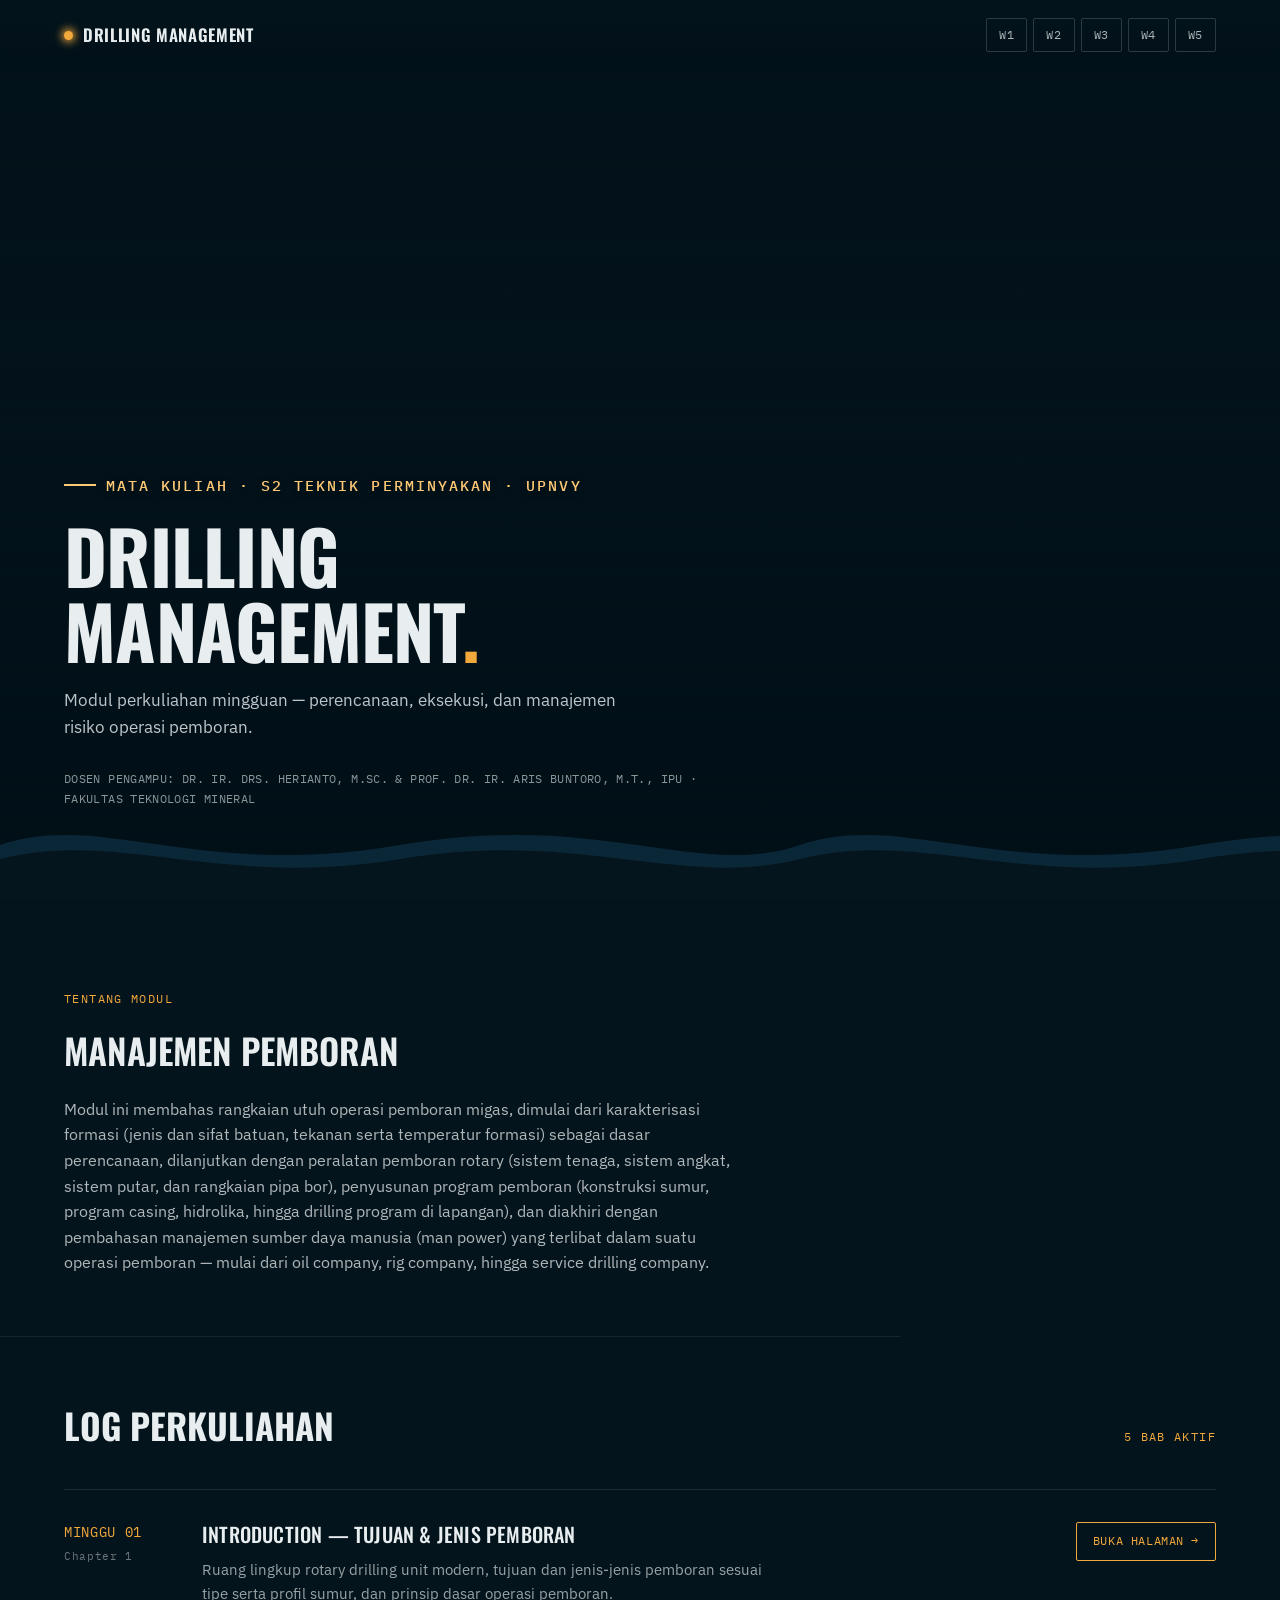
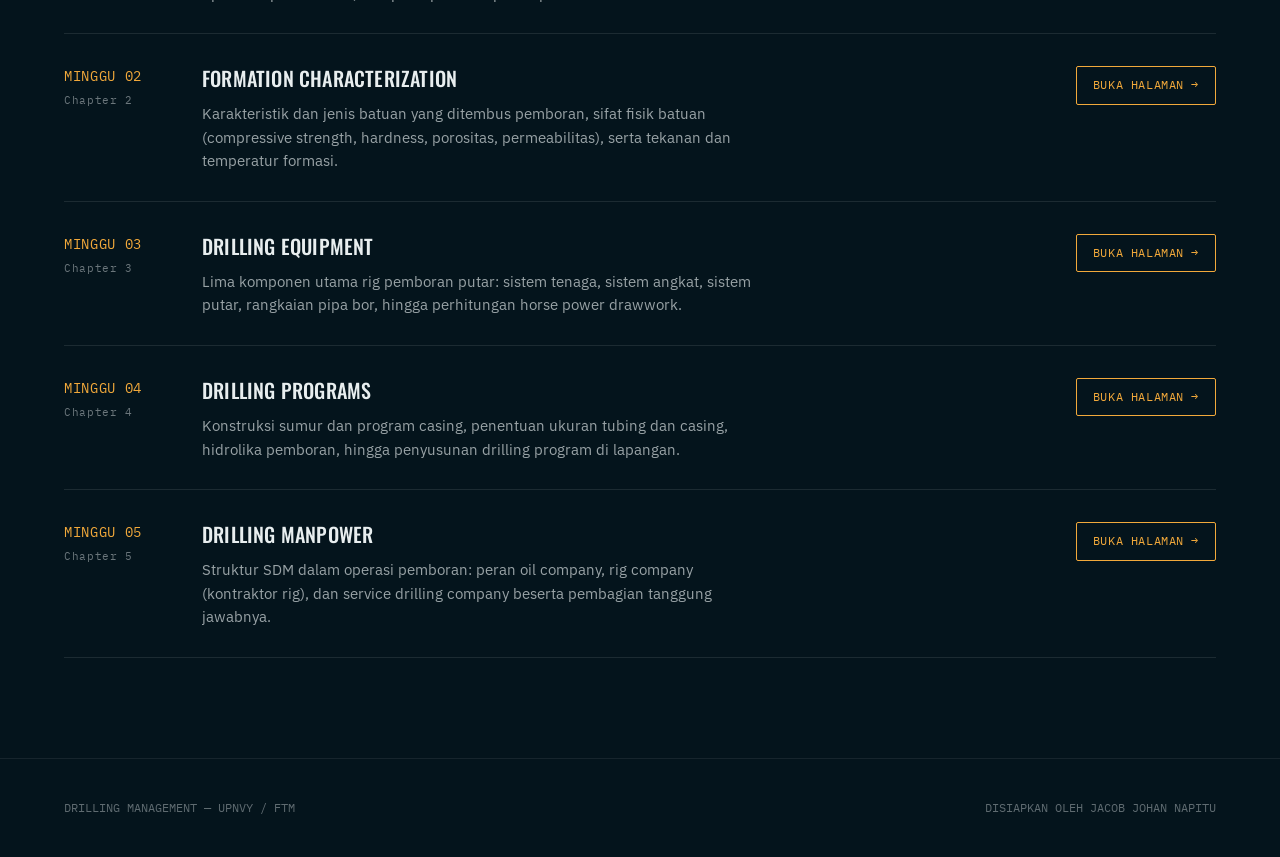
<file: index.html>
<!DOCTYPE html>
<html lang="id">
<head>
<meta charset="UTF-8">
<meta name="viewport" content="width=device-width, initial-scale=1.0">
<title>Drilling Management — Offshore Operations | UPNVY</title>
<link rel="stylesheet" href="styles.css">
<link rel="preconnect" href="https://fonts.googleapis.com">
<link href="https://fonts.googleapis.com/css2?family=Oswald:wght@400;500;600;700&family=IBM+Plex+Sans:wght@400;500;600&family=IBM+Plex+Mono:wght@400;500&display=swap" rel="stylesheet">
</head>
<body>

<header>
  <div class="brand"><a href="index.html"><span class="dot"></span>DRILLING MANAGEMENT</a></div>
  <nav class="weeks" id="weekNav">
    <a href="week1.html">W1</a>
    <a href="week2.html">W2</a>
    <a href="week3.html">W3</a>
    <a href="week4.html">W4</a>
    <a href="week5.html">W5</a>
  </nav>
</header>

<section class="hero">
  <div class="hero-photo"></div>

  <div class="hero-content">
    <div class="eyebrow">Mata Kuliah · S2 Teknik Perminyakan · UPNVY</div>
    <h1>Drilling<br>Management<span>.</span></h1>
    <p class="hero-sub">Modul perkuliahan mingguan — perencanaan, eksekusi, dan manajemen risiko operasi pemboran.</p>
    <div class="hero-meta">DOSEN PENGAMPU: DR. IR. DRS. HERIANTO, M.SC. &amp; PROF. DR. IR. ARIS BUNTORO, M.T., IPU · FAKULTAS TEKNOLOGI MINERAL</div>
  </div>

  <div class="wave-wrap">
    <div class="wave-layer wave-1"></div>
    <div class="wave-layer wave-2"></div>
  </div>
</section>

<section class="intro">
  <div class="section-label">Tentang Modul</div>
  <h2>Manajemen Pemboran</h2>
  <p>Modul ini membahas rangkaian utuh operasi pemboran migas, dimulai dari karakterisasi formasi (jenis dan sifat batuan, tekanan serta temperatur formasi) sebagai dasar perencanaan, dilanjutkan dengan peralatan pemboran rotary (sistem tenaga, sistem angkat, sistem putar, dan rangkaian pipa bor), penyusunan program pemboran (konstruksi sumur, program casing, hidrolika, hingga drilling program di lapangan), dan diakhiri dengan pembahasan manajemen sumber daya manusia (man power) yang terlibat dalam suatu operasi pemboran — mulai dari oil company, rig company, hingga service drilling company.</p>
</section>

<section class="log" id="log">
  <div class="log-header">
    <h2>Log Perkuliahan</h2>
    <div class="section-label" style="margin:0;">5 Bab Aktif</div>
  </div>

  <!-- ====== MENU MINGGU ======
       Setiap minggu = 1 halaman terpisah (weekN.html).
       Klik kartu di bawah untuk masuk ke halaman lengkap minggu tsb
       (teks panjang, galeri gambar, video, unduhan PPT ada di sana).

       Cara tambah minggu baru:
       1. Duplikat file week5.html jadi week6.html, edit isinya
       2. Duplikat satu blok .entry di bawah ini, ganti href, judul, deskripsi
       3. Update tautan prev/next di week5.html dan week6.html agar nyambung
       4. Tambahkan <a href="week6.html">W6</a> di nav.weeks (header) semua halaman
  -->
  <a class="entry" href="week1.html" style="display:grid;">
    <div class="entry-week">MINGGU 01<small>Chapter 1</small></div>
    <div class="entry-body">
      <h3>Introduction — Tujuan &amp; Jenis Pemboran</h3>
      <p>Ruang lingkup rotary drilling unit modern, tujuan dan jenis-jenis pemboran sesuai tipe serta profil sumur, dan prinsip dasar operasi pemboran.</p>
    </div>
    <div class="entry-action"><span class="open-btn">BUKA HALAMAN →</span></div>
  </a>

  <a class="entry" href="week2.html" style="display:grid;">
    <div class="entry-week">MINGGU 02<small>Chapter 2</small></div>
    <div class="entry-body">
      <h3>Formation Characterization</h3>
      <p>Karakteristik dan jenis batuan yang ditembus pemboran, sifat fisik batuan (compressive strength, hardness, porositas, permeabilitas), serta tekanan dan temperatur formasi.</p>
    </div>
    <div class="entry-action"><span class="open-btn">BUKA HALAMAN →</span></div>
  </a>

  <a class="entry" href="week3.html" style="display:grid;">
    <div class="entry-week">MINGGU 03<small>Chapter 3</small></div>
    <div class="entry-body">
      <h3>Drilling Equipment</h3>
      <p>Lima komponen utama rig pemboran putar: sistem tenaga, sistem angkat, sistem putar, rangkaian pipa bor, hingga perhitungan horse power drawwork.</p>
    </div>
    <div class="entry-action"><span class="open-btn">BUKA HALAMAN →</span></div>
  </a>

  <a class="entry" href="week4.html" style="display:grid;">
    <div class="entry-week">MINGGU 04<small>Chapter 4</small></div>
    <div class="entry-body">
      <h3>Drilling Programs</h3>
      <p>Konstruksi sumur dan program casing, penentuan ukuran tubing dan casing, hidrolika pemboran, hingga penyusunan drilling program di lapangan.</p>
    </div>
    <div class="entry-action"><span class="open-btn">BUKA HALAMAN →</span></div>
  </a>

  <a class="entry" href="week5.html" style="display:grid;">
    <div class="entry-week">MINGGU 05<small>Chapter 5</small></div>
    <div class="entry-body">
      <h3>Drilling Manpower</h3>
      <p>Struktur SDM dalam operasi pemboran: peran oil company, rig company (kontraktor rig), dan service drilling company beserta pembagian tanggung jawabnya.</p>
    </div>
    <div class="entry-action"><span class="open-btn">BUKA HALAMAN →</span></div>
  </a>

</section>

<footer>
  <div>DRILLING MANAGEMENT — UPNVY / FTM</div>
  <div>DISIAPKAN OLEH JACOB JOHAN NAPITU</div>
</footer>

</body>
</html>
</file>
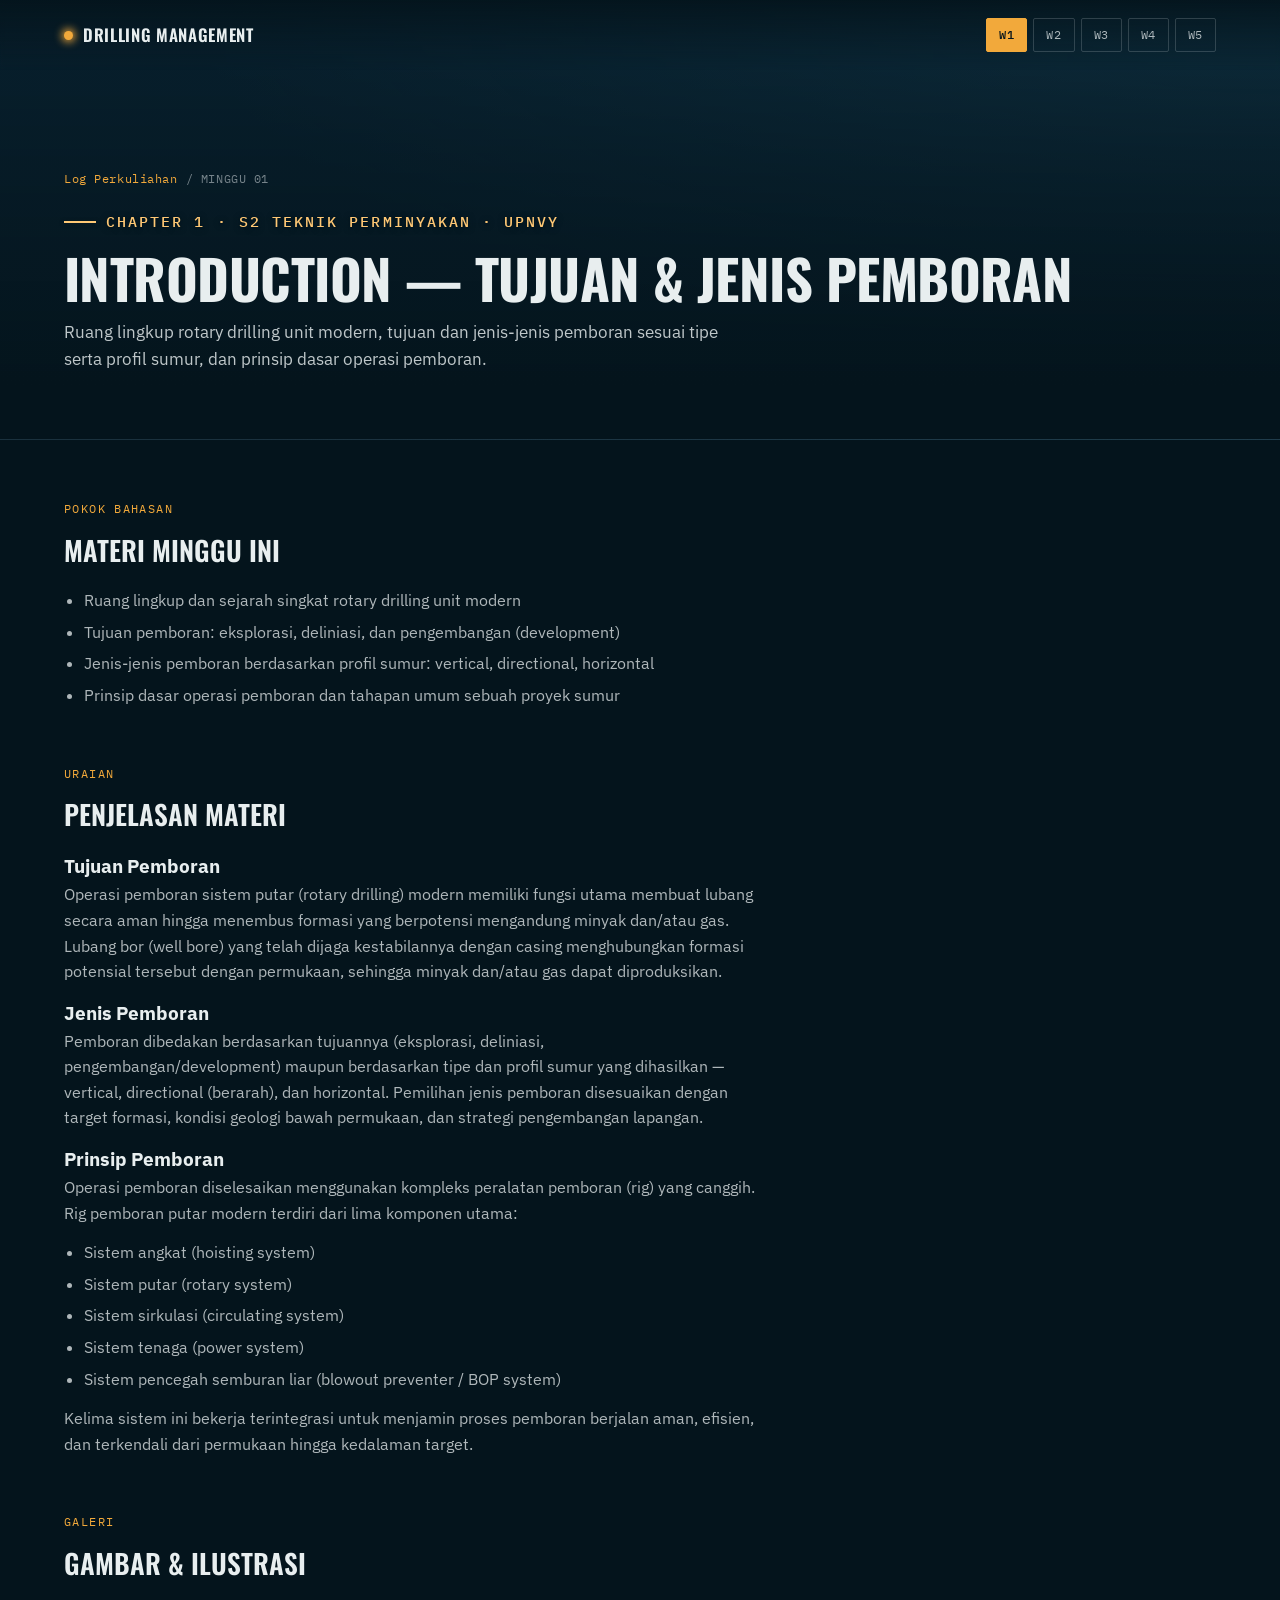
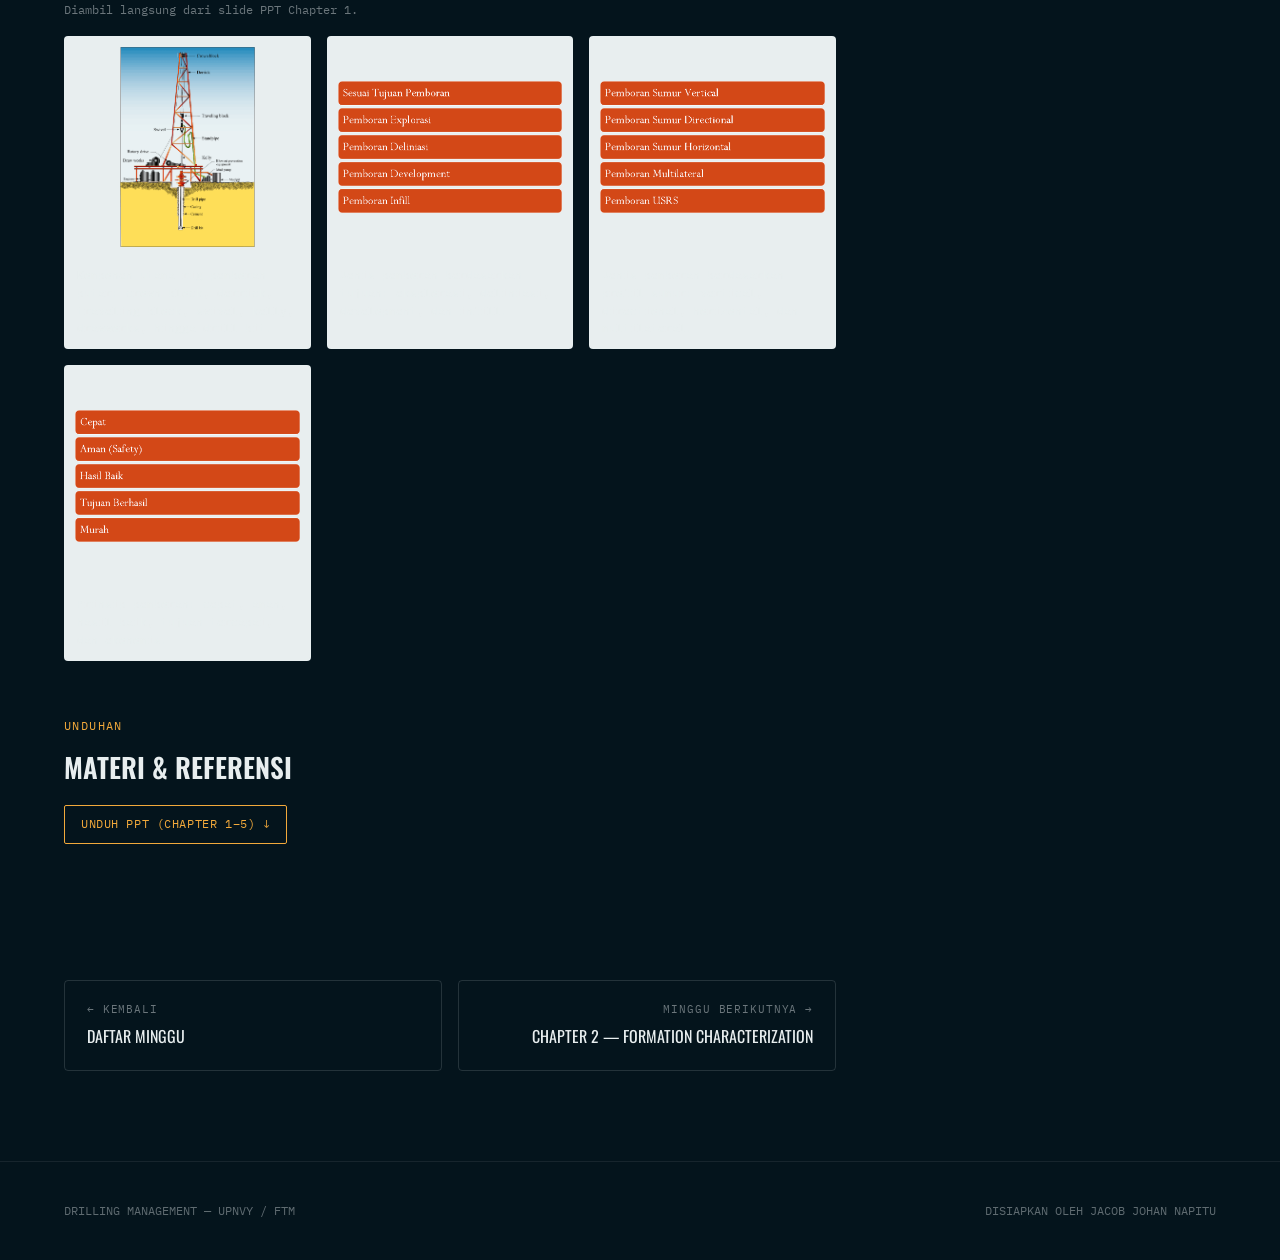
<file: week1.html>
<!DOCTYPE html>
<html lang="id">
<head>
<meta charset="UTF-8">
<meta name="viewport" content="width=device-width, initial-scale=1.0">
<title>Minggu 01 — Introduction — Tujuan &amp; Jenis Pemboran | Drilling Management UPNVY</title>
<link rel="stylesheet" href="styles.css">
<link rel="preconnect" href="https://fonts.googleapis.com">
<link href="https://fonts.googleapis.com/css2?family=Oswald:wght@400;500;600;700&family=IBM+Plex+Sans:wght@400;500;600&family=IBM+Plex+Mono:wght@400;500&display=swap" rel="stylesheet">
</head>
<body>

<header>
  <div class="brand"><a href="index.html"><span class="dot"></span>DRILLING MANAGEMENT</a></div>
  <nav class="weeks" id="weekNav">
    <a href="week1.html" class="active">W1</a>
    <a href="week2.html">W2</a>
    <a href="week3.html">W3</a>
    <a href="week4.html">W4</a>
    <a href="week5.html">W5</a>
  </nav>
</header>

<section class="page-hero">
  <div class="breadcrumb"><a href="index.html">Log Perkuliahan</a> / MINGGU 01</div>
  <div class="eyebrow">Chapter 1 · S2 Teknik Perminyakan · UPNVY</div>
  <h1>Introduction — Tujuan &amp; Jenis Pemboran</h1>
  <p class="hero-sub">Ruang lingkup rotary drilling unit modern, tujuan dan jenis-jenis pemboran sesuai tipe serta profil sumur, dan prinsip dasar operasi pemboran.</p>
</section>

<section class="content">

  <div class="content-block">
    <div class="section-label">Pokok Bahasan</div>
    <h2>Materi Minggu Ini</h2>
    <ul>
      <li>Ruang lingkup dan sejarah singkat rotary drilling unit modern</li>
      <li>Tujuan pemboran: eksplorasi, deliniasi, dan pengembangan (development)</li>
      <li>Jenis-jenis pemboran berdasarkan profil sumur: vertical, directional, horizontal</li>
      <li>Prinsip dasar operasi pemboran dan tahapan umum sebuah proyek sumur</li>
    </ul>
  </div>

  <div class="content-block">
    <div class="section-label">Uraian</div>
    <h2>Penjelasan Materi</h2>
    <h3>Tujuan Pemboran</h3>
      <p>Operasi pemboran sistem putar (rotary drilling) modern memiliki fungsi utama membuat lubang secara aman hingga menembus formasi yang berpotensi mengandung minyak dan/atau gas. Lubang bor (well bore) yang telah dijaga kestabilannya dengan casing menghubungkan formasi potensial tersebut dengan permukaan, sehingga minyak dan/atau gas dapat diproduksikan.</p>

      <h3>Jenis Pemboran</h3>
      <p>Pemboran dibedakan berdasarkan tujuannya (eksplorasi, deliniasi, pengembangan/development) maupun berdasarkan tipe dan profil sumur yang dihasilkan &mdash; vertical, directional (berarah), dan horizontal. Pemilihan jenis pemboran disesuaikan dengan target formasi, kondisi geologi bawah permukaan, dan strategi pengembangan lapangan.</p>

      <h3>Prinsip Pemboran</h3>
      <p>Operasi pemboran diselesaikan menggunakan kompleks peralatan pemboran (rig) yang canggih. Rig pemboran putar modern terdiri dari lima komponen utama:</p>
      <ul>
        <li>Sistem angkat (hoisting system)</li>
        <li>Sistem putar (rotary system)</li>
        <li>Sistem sirkulasi (circulating system)</li>
        <li>Sistem tenaga (power system)</li>
        <li>Sistem pencegah semburan liar (blowout preventer / BOP system)</li>
      </ul>
      <p>Kelima sistem ini bekerja terintegrasi untuk menjamin proses pemboran berjalan aman, efisien, dan terkendali dari permukaan hingga kedalaman target.</p>
    </div>
  <div class="content-block">
    <div class="section-label">Galeri</div>
    <h2>Gambar &amp; Ilustrasi</h2>
    <p style="font-family:var(--font-mono);font-size:0.72rem;color:rgba(232,238,239,0.45);margin-bottom:16px;">Diambil langsung dari slide PPT Chapter 1.</p>
    <div class="gallery">
      <figure>
        <img src="images/week1-rig-diagram.png" alt="Komponen utama rig pemboran putar: crown block, derrick, traveling block, swivel, kelly, drawworks, hingga drill bit." loading="lazy">
        <figcaption>Komponen utama rig pemboran putar: crown block, derrick, traveling block, swivel, kelly, drawworks, hingga drill bit.</figcaption>
      </figure>
      <figure>
        <img src="images/week1-jenis-tujuan.png" alt="Jenis pemboran berdasarkan tujuan: eksplorasi, deliniasi, development, dan infill." loading="lazy">
        <figcaption>Jenis pemboran berdasarkan tujuan: eksplorasi, deliniasi, development, dan infill.</figcaption>
      </figure>
      <figure>
        <img src="images/week1-jenis-profil-sumur.png" alt="Jenis pemboran berdasarkan profil sumur: vertical, directional, horizontal, dan multilateral." loading="lazy">
        <figcaption>Jenis pemboran berdasarkan profil sumur: vertical, directional, horizontal, dan multilateral.</figcaption>
      </figure>
      <figure>
        <img src="images/week1-prinsip-pemboran.png" alt="Prinsip pemboran: cepat, aman, hasil baik, tujuan tercapai, dan ekonomis." loading="lazy">
        <figcaption>Prinsip pemboran: cepat, aman, hasil baik, tujuan tercapai, dan ekonomis.</figcaption>
      </figure>
    </div>
  </div>

  <div class="content-block">
    <div class="section-label">Unduhan</div>
    <h2>Materi &amp; Referensi</h2>
    <!-- File PPT sumber (mencakup Chapter 1-5). Jika nanti dipecah per-minggu, ganti href ke file masing-masing -->
    <div class="downloads">
      <a class="ppt-btn" href="DRILLING_MANAGEMENT_Section-1.ppt">UNDUH PPT (CHAPTER 1&ndash;5) &#8595;</a>
    </div>
  </div>

</section>

<div class="page-nav">
  <a href="index.html" class="prev">
    <div class="dir">← KEMBALI</div>
    <div class="ttl">Daftar Minggu</div>
  </a>
  <a href="week2.html" class="next">
    <div class="dir">MINGGU BERIKUTNYA →</div>
    <div class="ttl">Chapter 2 — Formation Characterization</div>
  </a>
</div>

<footer>
  <div>DRILLING MANAGEMENT — UPNVY / FTM</div>
  <div>DISIAPKAN OLEH JACOB JOHAN NAPITU</div>
</footer>

</body>
</html>
</file>
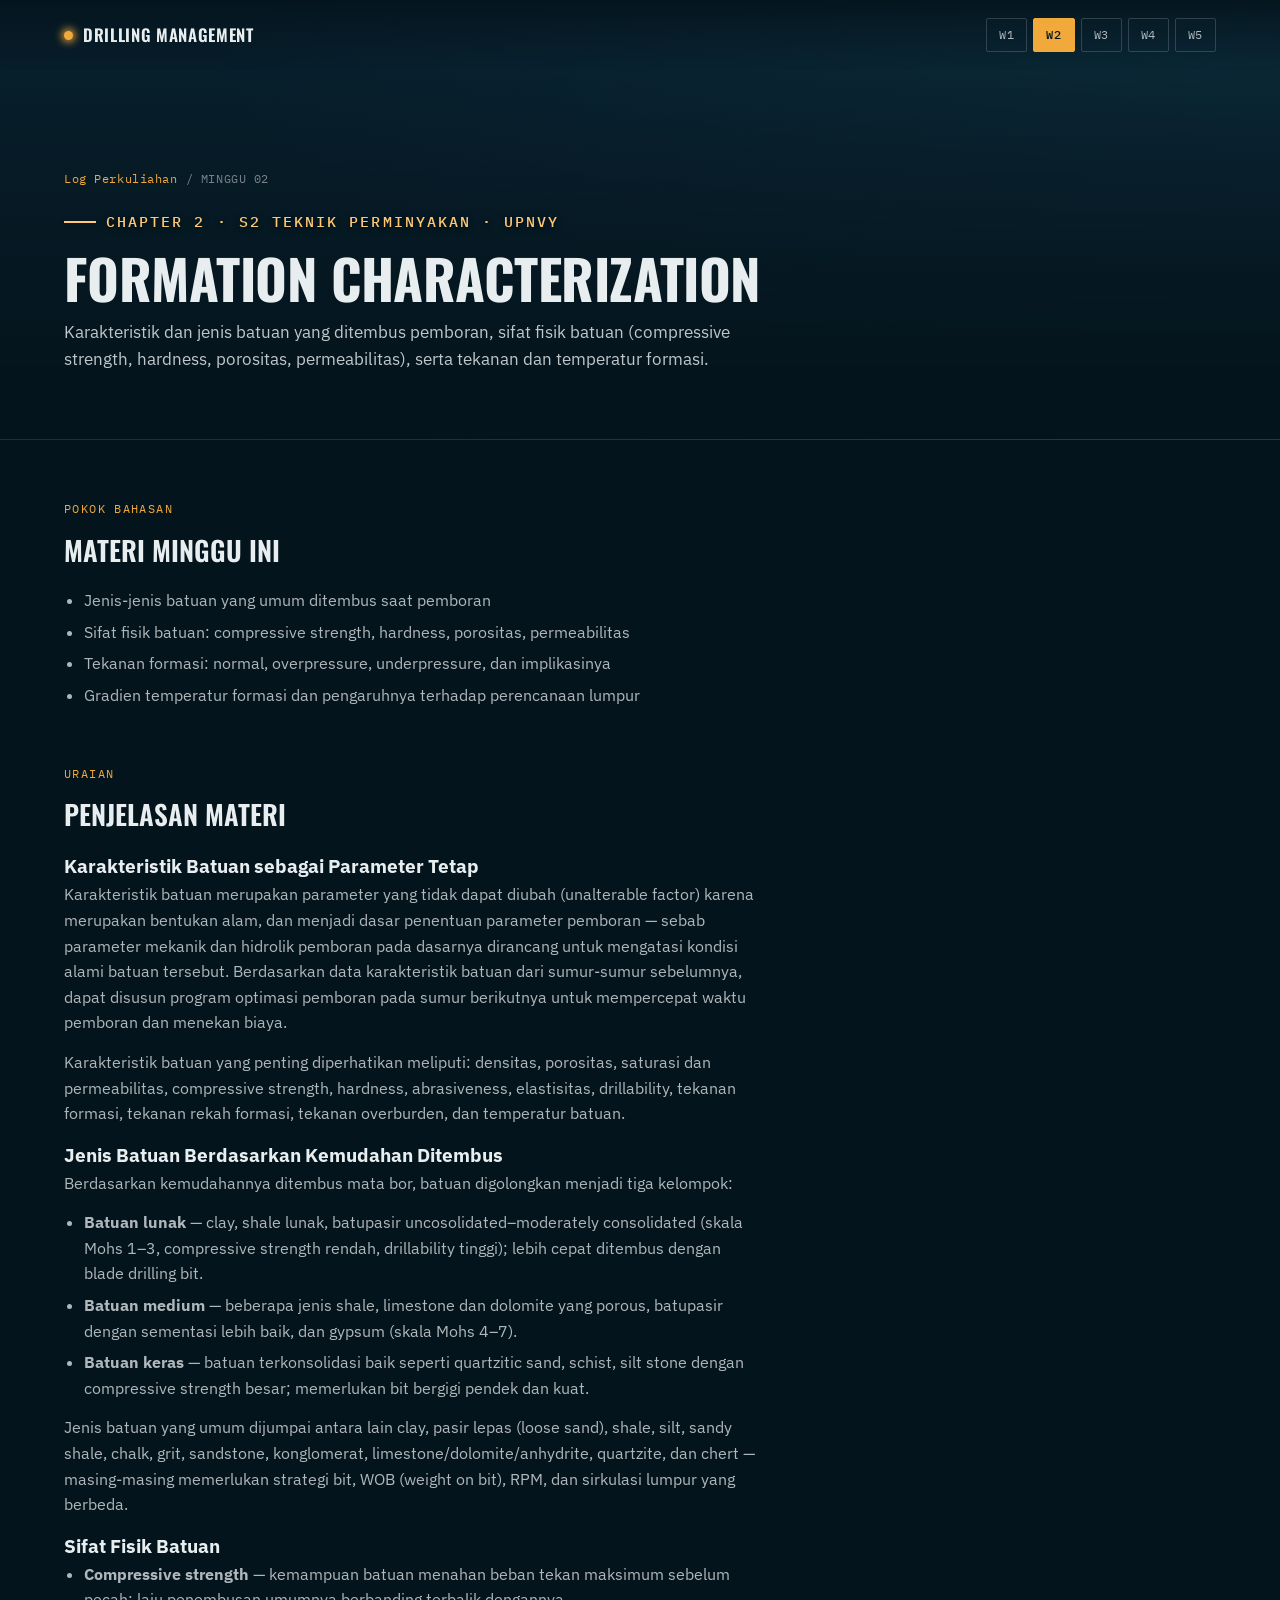
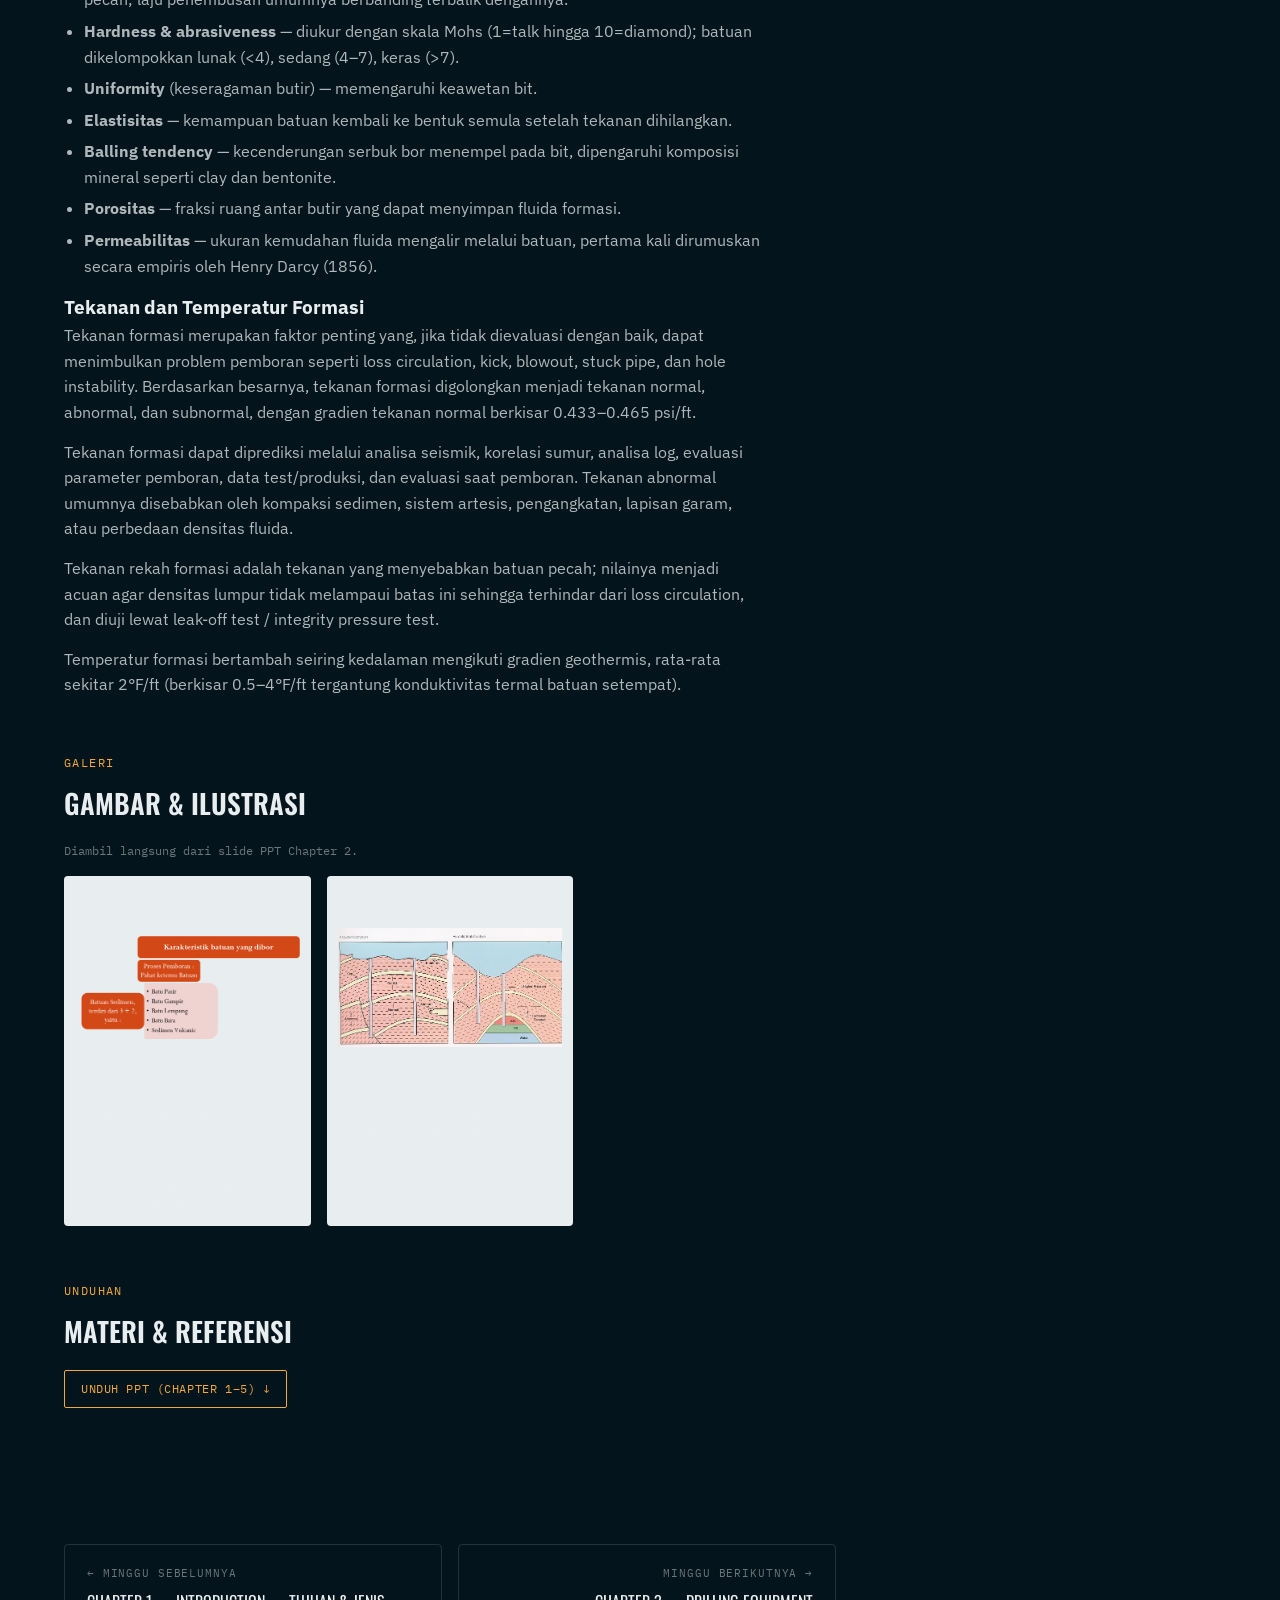
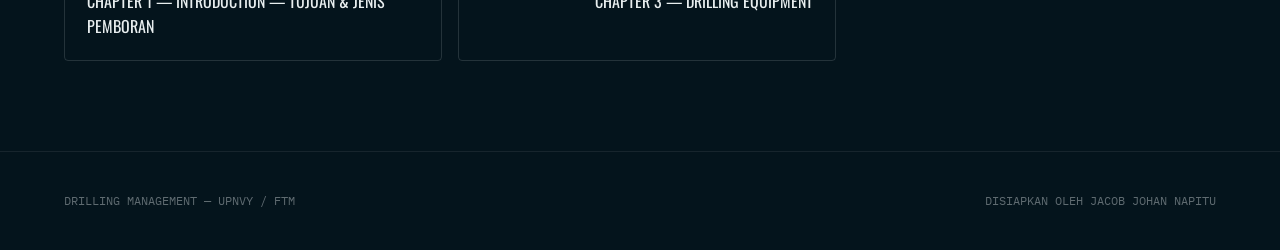
<file: week2.html>
<!DOCTYPE html>
<html lang="id">
<head>
<meta charset="UTF-8">
<meta name="viewport" content="width=device-width, initial-scale=1.0">
<title>Minggu 02 — Formation Characterization | Drilling Management UPNVY</title>
<link rel="stylesheet" href="styles.css">
<link rel="preconnect" href="https://fonts.googleapis.com">
<link href="https://fonts.googleapis.com/css2?family=Oswald:wght@400;500;600;700&family=IBM+Plex+Sans:wght@400;500;600&family=IBM+Plex+Mono:wght@400;500&display=swap" rel="stylesheet">
</head>
<body>

<header>
  <div class="brand"><a href="index.html"><span class="dot"></span>DRILLING MANAGEMENT</a></div>
  <nav class="weeks" id="weekNav">
    <a href="week1.html">W1</a>
    <a href="week2.html" class="active">W2</a>
    <a href="week3.html">W3</a>
    <a href="week4.html">W4</a>
    <a href="week5.html">W5</a>
  </nav>
</header>

<section class="page-hero">
  <div class="breadcrumb"><a href="index.html">Log Perkuliahan</a> / MINGGU 02</div>
  <div class="eyebrow">Chapter 2 · S2 Teknik Perminyakan · UPNVY</div>
  <h1>Formation Characterization</h1>
  <p class="hero-sub">Karakteristik dan jenis batuan yang ditembus pemboran, sifat fisik batuan (compressive strength, hardness, porositas, permeabilitas), serta tekanan dan temperatur formasi.</p>
</section>

<section class="content">

  <div class="content-block">
    <div class="section-label">Pokok Bahasan</div>
    <h2>Materi Minggu Ini</h2>
    <ul>
      <li>Jenis-jenis batuan yang umum ditembus saat pemboran</li>
      <li>Sifat fisik batuan: compressive strength, hardness, porositas, permeabilitas</li>
      <li>Tekanan formasi: normal, overpressure, underpressure, dan implikasinya</li>
      <li>Gradien temperatur formasi dan pengaruhnya terhadap perencanaan lumpur</li>
    </ul>
  </div>

  <div class="content-block">
    <div class="section-label">Uraian</div>
    <h2>Penjelasan Materi</h2>
    <h3>Karakteristik Batuan sebagai Parameter Tetap</h3>
      <p>Karakteristik batuan merupakan parameter yang tidak dapat diubah (unalterable factor) karena merupakan bentukan alam, dan menjadi dasar penentuan parameter pemboran &mdash; sebab parameter mekanik dan hidrolik pemboran pada dasarnya dirancang untuk mengatasi kondisi alami batuan tersebut. Berdasarkan data karakteristik batuan dari sumur-sumur sebelumnya, dapat disusun program optimasi pemboran pada sumur berikutnya untuk mempercepat waktu pemboran dan menekan biaya.</p>
      <p>Karakteristik batuan yang penting diperhatikan meliputi: densitas, porositas, saturasi dan permeabilitas, compressive strength, hardness, abrasiveness, elastisitas, drillability, tekanan formasi, tekanan rekah formasi, tekanan overburden, dan temperatur batuan.</p>

      <h3>Jenis Batuan Berdasarkan Kemudahan Ditembus</h3>
      <p>Berdasarkan kemudahannya ditembus mata bor, batuan digolongkan menjadi tiga kelompok:</p>
      <ul>
        <li><strong>Batuan lunak</strong> &mdash; clay, shale lunak, batupasir uncosolidated&ndash;moderately consolidated (skala Mohs 1&ndash;3, compressive strength rendah, drillability tinggi); lebih cepat ditembus dengan blade drilling bit.</li>
        <li><strong>Batuan medium</strong> &mdash; beberapa jenis shale, limestone dan dolomite yang porous, batupasir dengan sementasi lebih baik, dan gypsum (skala Mohs 4&ndash;7).</li>
        <li><strong>Batuan keras</strong> &mdash; batuan terkonsolidasi baik seperti quartzitic sand, schist, silt stone dengan compressive strength besar; memerlukan bit bergigi pendek dan kuat.</li>
      </ul>
      <p>Jenis batuan yang umum dijumpai antara lain clay, pasir lepas (loose sand), shale, silt, sandy shale, chalk, grit, sandstone, konglomerat, limestone/dolomite/anhydrite, quartzite, dan chert &mdash; masing-masing memerlukan strategi bit, WOB (weight on bit), RPM, dan sirkulasi lumpur yang berbeda.</p>

      <h3>Sifat Fisik Batuan</h3>
      <ul>
        <li><strong>Compressive strength</strong> &mdash; kemampuan batuan menahan beban tekan maksimum sebelum pecah; laju penembusan umumnya berbanding terbalik dengannya.</li>
        <li><strong>Hardness &amp; abrasiveness</strong> &mdash; diukur dengan skala Mohs (1=talk hingga 10=diamond); batuan dikelompokkan lunak (&lt;4), sedang (4&ndash;7), keras (&gt;7).</li>
        <li><strong>Uniformity</strong> (keseragaman butir) &mdash; memengaruhi keawetan bit.</li>
        <li><strong>Elastisitas</strong> &mdash; kemampuan batuan kembali ke bentuk semula setelah tekanan dihilangkan.</li>
        <li><strong>Balling tendency</strong> &mdash; kecenderungan serbuk bor menempel pada bit, dipengaruhi komposisi mineral seperti clay dan bentonite.</li>
        <li><strong>Porositas</strong> &mdash; fraksi ruang antar butir yang dapat menyimpan fluida formasi.</li>
        <li><strong>Permeabilitas</strong> &mdash; ukuran kemudahan fluida mengalir melalui batuan, pertama kali dirumuskan secara empiris oleh Henry Darcy (1856).</li>
      </ul>

      <h3>Tekanan dan Temperatur Formasi</h3>
      <p>Tekanan formasi merupakan faktor penting yang, jika tidak dievaluasi dengan baik, dapat menimbulkan problem pemboran seperti loss circulation, kick, blowout, stuck pipe, dan hole instability. Berdasarkan besarnya, tekanan formasi digolongkan menjadi tekanan normal, abnormal, dan subnormal, dengan gradien tekanan normal berkisar 0.433&ndash;0.465 psi/ft.</p>
      <p>Tekanan formasi dapat diprediksi melalui analisa seismik, korelasi sumur, analisa log, evaluasi parameter pemboran, data test/produksi, dan evaluasi saat pemboran. Tekanan abnormal umumnya disebabkan oleh kompaksi sedimen, sistem artesis, pengangkatan, lapisan garam, atau perbedaan densitas fluida.</p>
      <p>Tekanan rekah formasi adalah tekanan yang menyebabkan batuan pecah; nilainya menjadi acuan agar densitas lumpur tidak melampaui batas ini sehingga terhindar dari loss circulation, dan diuji lewat leak-off test / integrity pressure test.</p>
      <p>Temperatur formasi bertambah seiring kedalaman mengikuti gradien geothermis, rata-rata sekitar 2&deg;F/ft (berkisar 0.5&ndash;4&deg;F/ft tergantung konduktivitas termal batuan setempat).</p>
    </div>
  <div class="content-block">
    <div class="section-label">Galeri</div>
    <h2>Gambar &amp; Ilustrasi</h2>
    <p style="font-family:var(--font-mono);font-size:0.72rem;color:rgba(232,238,239,0.45);margin-bottom:16px;">Diambil langsung dari slide PPT Chapter 2.</p>
    <div class="gallery">
      <figure>
        <img src="images/week2-karakteristik-batuan.png" alt="Karakteristik batuan yang dibor — proses pemboran pada dasarnya adalah pertemuan pahat dengan batuan sedimen (batu pasir, gamping, lempung, batu bara, sedimen vulkanik)." loading="lazy">
        <figcaption>Karakteristik batuan yang dibor — proses pemboran pada dasarnya adalah pertemuan pahat dengan batuan sedimen (batu pasir, gamping, lempung, batu bara, sedimen vulkanik).</figcaption>
      </figure>
      <figure>
        <img src="images/week2-tekanan-formasi.jpeg" alt="Formasi ter-fault (kiri) dan struktur antiklin (kanan) yang memengaruhi distribusi tekanan formasi normal dan abnormal." loading="lazy">
        <figcaption>Formasi ter-fault (kiri) dan struktur antiklin (kanan) yang memengaruhi distribusi tekanan formasi normal dan abnormal.</figcaption>
      </figure>
    </div>
  </div>

  <div class="content-block">
    <div class="section-label">Unduhan</div>
    <h2>Materi &amp; Referensi</h2>
    <!-- File PPT sumber (mencakup Chapter 1-5). Jika nanti dipecah per-minggu, ganti href ke file masing-masing -->
    <div class="downloads">
      <a class="ppt-btn" href="DRILLING_MANAGEMENT_Section-1.ppt">UNDUH PPT (CHAPTER 1&ndash;5) &#8595;</a>
    </div>
  </div>

</section>

<div class="page-nav">
  <a href="week1.html" class="prev">
    <div class="dir">← MINGGU SEBELUMNYA</div>
    <div class="ttl">Chapter 1 — Introduction — Tujuan &amp; Jenis Pemboran</div>
  </a>
  <a href="week3.html" class="next">
    <div class="dir">MINGGU BERIKUTNYA →</div>
    <div class="ttl">Chapter 3 — Drilling Equipment</div>
  </a>
</div>

<footer>
  <div>DRILLING MANAGEMENT — UPNVY / FTM</div>
  <div>DISIAPKAN OLEH JACOB JOHAN NAPITU</div>
</footer>

</body>
</html>
</file>
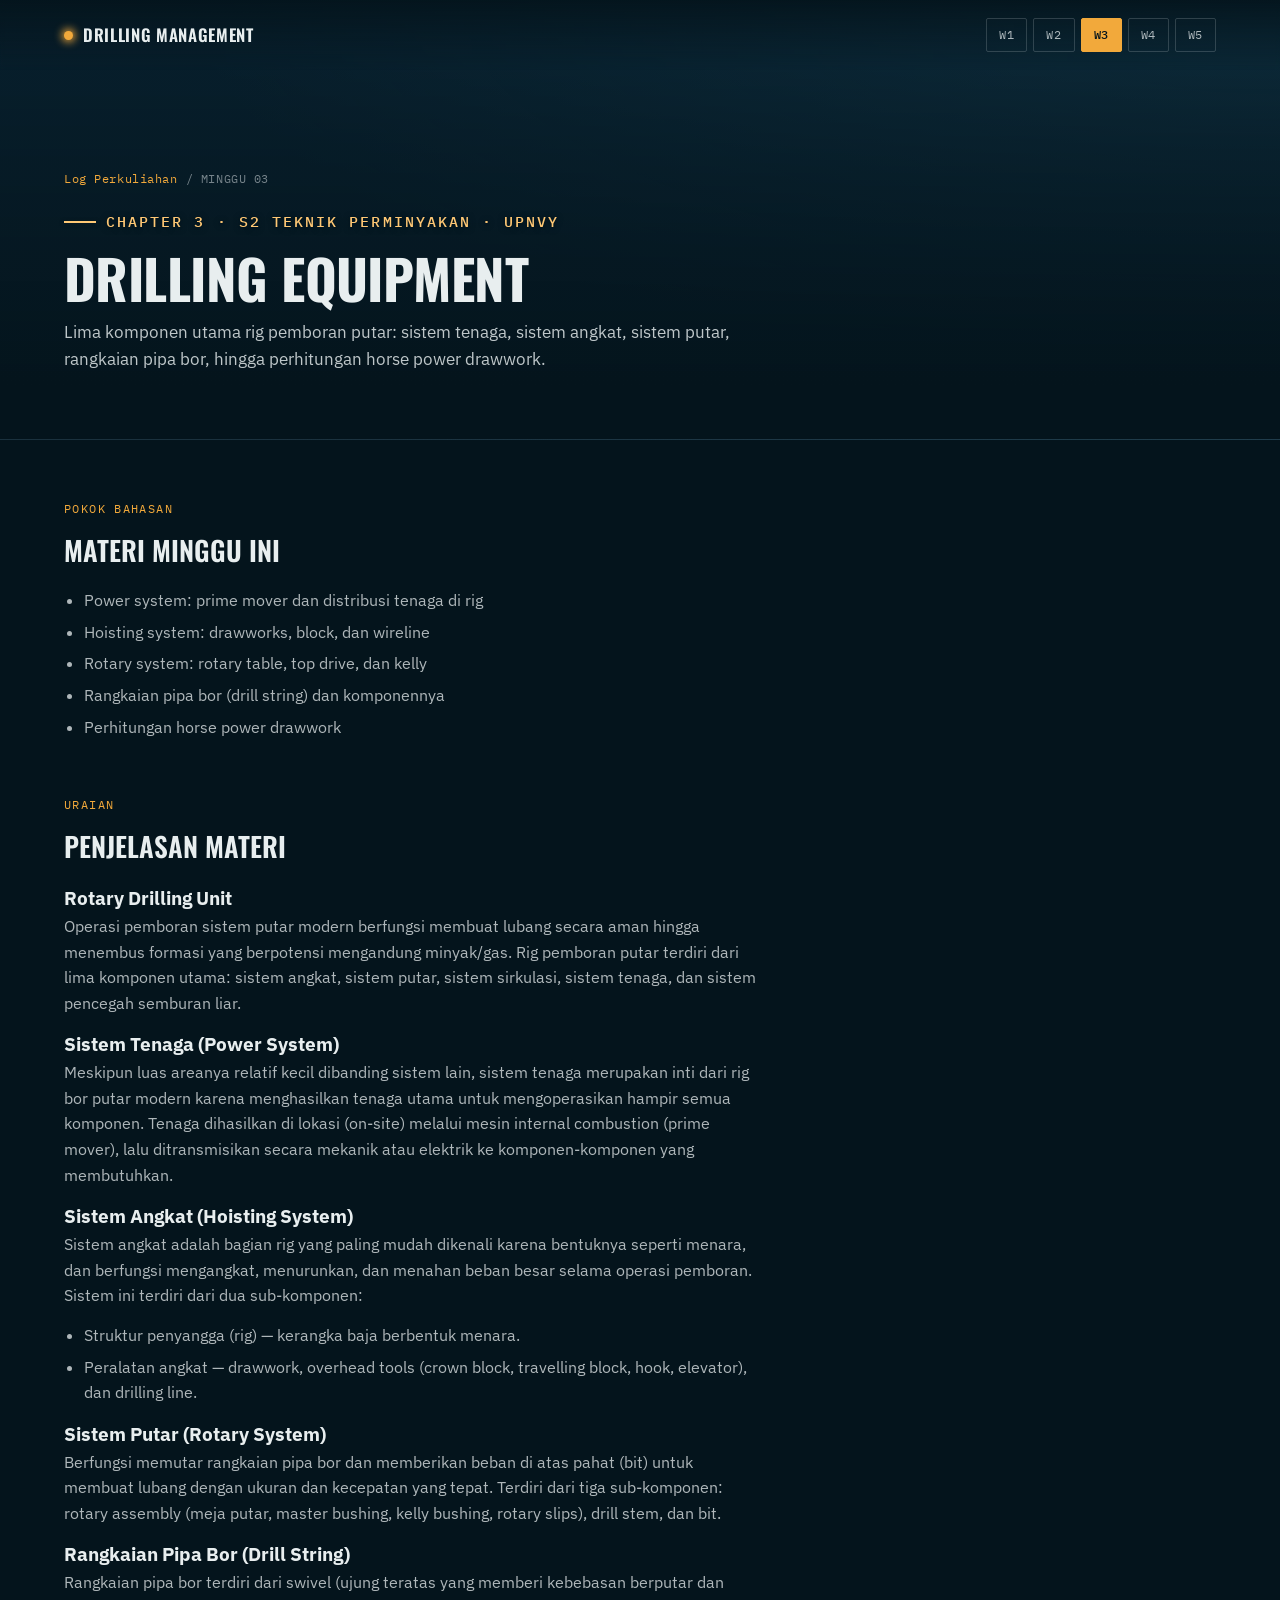
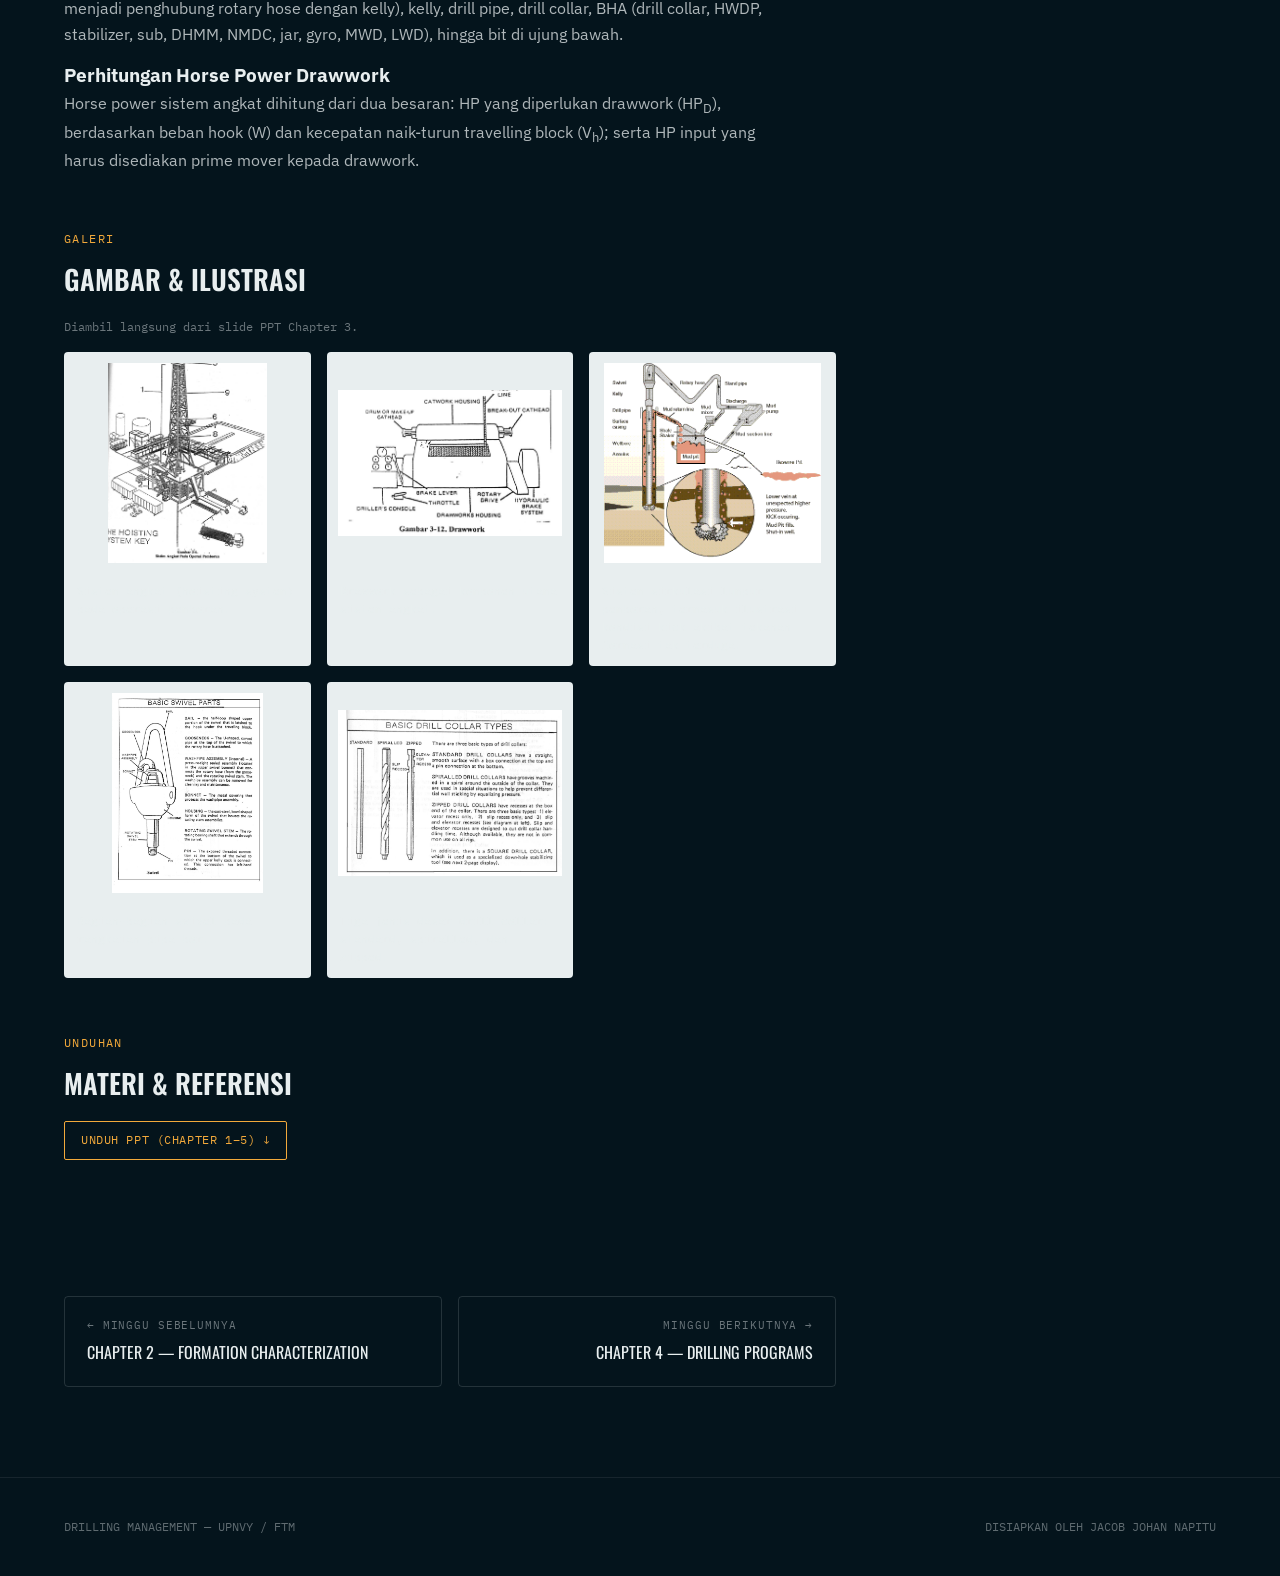
<file: week3.html>
<!DOCTYPE html>
<html lang="id">
<head>
<meta charset="UTF-8">
<meta name="viewport" content="width=device-width, initial-scale=1.0">
<title>Minggu 03 — Drilling Equipment | Drilling Management UPNVY</title>
<link rel="stylesheet" href="styles.css">
<link rel="preconnect" href="https://fonts.googleapis.com">
<link href="https://fonts.googleapis.com/css2?family=Oswald:wght@400;500;600;700&family=IBM+Plex+Sans:wght@400;500;600&family=IBM+Plex+Mono:wght@400;500&display=swap" rel="stylesheet">
</head>
<body>

<header>
  <div class="brand"><a href="index.html"><span class="dot"></span>DRILLING MANAGEMENT</a></div>
  <nav class="weeks" id="weekNav">
    <a href="week1.html">W1</a>
    <a href="week2.html">W2</a>
    <a href="week3.html" class="active">W3</a>
    <a href="week4.html">W4</a>
    <a href="week5.html">W5</a>
  </nav>
</header>

<section class="page-hero">
  <div class="breadcrumb"><a href="index.html">Log Perkuliahan</a> / MINGGU 03</div>
  <div class="eyebrow">Chapter 3 · S2 Teknik Perminyakan · UPNVY</div>
  <h1>Drilling Equipment</h1>
  <p class="hero-sub">Lima komponen utama rig pemboran putar: sistem tenaga, sistem angkat, sistem putar, rangkaian pipa bor, hingga perhitungan horse power drawwork.</p>
</section>

<section class="content">

  <div class="content-block">
    <div class="section-label">Pokok Bahasan</div>
    <h2>Materi Minggu Ini</h2>
    <ul>
      <li>Power system: prime mover dan distribusi tenaga di rig</li>
      <li>Hoisting system: drawworks, block, dan wireline</li>
      <li>Rotary system: rotary table, top drive, dan kelly</li>
      <li>Rangkaian pipa bor (drill string) dan komponennya</li>
      <li>Perhitungan horse power drawwork</li>
    </ul>
  </div>

  <div class="content-block">
    <div class="section-label">Uraian</div>
    <h2>Penjelasan Materi</h2>
    <h3>Rotary Drilling Unit</h3>
      <p>Operasi pemboran sistem putar modern berfungsi membuat lubang secara aman hingga menembus formasi yang berpotensi mengandung minyak/gas. Rig pemboran putar terdiri dari lima komponen utama: sistem angkat, sistem putar, sistem sirkulasi, sistem tenaga, dan sistem pencegah semburan liar.</p>

      <h3>Sistem Tenaga (Power System)</h3>
      <p>Meskipun luas areanya relatif kecil dibanding sistem lain, sistem tenaga merupakan inti dari rig bor putar modern karena menghasilkan tenaga utama untuk mengoperasikan hampir semua komponen. Tenaga dihasilkan di lokasi (on-site) melalui mesin internal combustion (prime mover), lalu ditransmisikan secara mekanik atau elektrik ke komponen-komponen yang membutuhkan.</p>

      <h3>Sistem Angkat (Hoisting System)</h3>
      <p>Sistem angkat adalah bagian rig yang paling mudah dikenali karena bentuknya seperti menara, dan berfungsi mengangkat, menurunkan, dan menahan beban besar selama operasi pemboran. Sistem ini terdiri dari dua sub-komponen:</p>
      <ul>
        <li>Struktur penyangga (rig) &mdash; kerangka baja berbentuk menara.</li>
        <li>Peralatan angkat &mdash; drawwork, overhead tools (crown block, travelling block, hook, elevator), dan drilling line.</li>
      </ul>

      <h3>Sistem Putar (Rotary System)</h3>
      <p>Berfungsi memutar rangkaian pipa bor dan memberikan beban di atas pahat (bit) untuk membuat lubang dengan ukuran dan kecepatan yang tepat. Terdiri dari tiga sub-komponen: rotary assembly (meja putar, master bushing, kelly bushing, rotary slips), drill stem, dan bit.</p>

      <h3>Rangkaian Pipa Bor (Drill String)</h3>
      <p>Rangkaian pipa bor terdiri dari swivel (ujung teratas yang memberi kebebasan berputar dan menjadi penghubung rotary hose dengan kelly), kelly, drill pipe, drill collar, BHA (drill collar, HWDP, stabilizer, sub, DHMM, NMDC, jar, gyro, MWD, LWD), hingga bit di ujung bawah.</p>

      <h3>Perhitungan Horse Power Drawwork</h3>
      <p>Horse power sistem angkat dihitung dari dua besaran: HP yang diperlukan drawwork (HP<sub>D</sub>), berdasarkan beban hook (W) dan kecepatan naik-turun travelling block (V<sub>h</sub>); serta HP input yang harus disediakan prime mover kepada drawwork.</p>
    </div>
  <div class="content-block">
    <div class="section-label">Galeri</div>
    <h2>Gambar &amp; Ilustrasi</h2>
    <p style="font-family:var(--font-mono);font-size:0.72rem;color:rgba(232,238,239,0.45);margin-bottom:16px;">Diambil langsung dari slide PPT Chapter 3.</p>
    <div class="gallery">
      <figure>
        <img src="images/week3-sistem-angkat.jpeg" alt="Sistem angkat (hoisting system) pada operasi pemboran." loading="lazy">
        <figcaption>Sistem angkat (hoisting system) pada operasi pemboran.</figcaption>
      </figure>
      <figure>
        <img src="images/week3-drawwork.jpeg" alt="Drawwork sebagai komponen utama sistem angkat." loading="lazy">
        <figcaption>Drawwork sebagai komponen utama sistem angkat.</figcaption>
      </figure>
      <figure>
        <img src="images/week3-sistem-sirkulasi.png" alt="Sistem sirkulasi lumpur pemboran, termasuk ilustrasi kondisi kick akibat tekanan formasi tak terduga." loading="lazy">
        <figcaption>Sistem sirkulasi lumpur pemboran, termasuk ilustrasi kondisi kick akibat tekanan formasi tak terduga.</figcaption>
      </figure>
      <figure>
        <img src="images/week3-swivel.jpeg" alt="Bagian-bagian swivel pada rangkaian pipa bor." loading="lazy">
        <figcaption>Bagian-bagian swivel pada rangkaian pipa bor.</figcaption>
      </figure>
      <figure>
        <img src="images/week3-drill-collar.jpeg" alt="Tiga jenis dasar drill collar: standard, spiralled, dan zipped." loading="lazy">
        <figcaption>Tiga jenis dasar drill collar: standard, spiralled, dan zipped.</figcaption>
      </figure>
    </div>
  </div>

  <div class="content-block">
    <div class="section-label">Unduhan</div>
    <h2>Materi &amp; Referensi</h2>
    <!-- File PPT sumber (mencakup Chapter 1-5). Jika nanti dipecah per-minggu, ganti href ke file masing-masing -->
    <div class="downloads">
      <a class="ppt-btn" href="DRILLING_MANAGEMENT_Section-1.ppt">UNDUH PPT (CHAPTER 1&ndash;5) &#8595;</a>
    </div>
  </div>

</section>

<div class="page-nav">
  <a href="week2.html" class="prev">
    <div class="dir">← MINGGU SEBELUMNYA</div>
    <div class="ttl">Chapter 2 — Formation Characterization</div>
  </a>
  <a href="week4.html" class="next">
    <div class="dir">MINGGU BERIKUTNYA →</div>
    <div class="ttl">Chapter 4 — Drilling Programs</div>
  </a>
</div>

<footer>
  <div>DRILLING MANAGEMENT — UPNVY / FTM</div>
  <div>DISIAPKAN OLEH JACOB JOHAN NAPITU</div>
</footer>

</body>
</html>
</file>
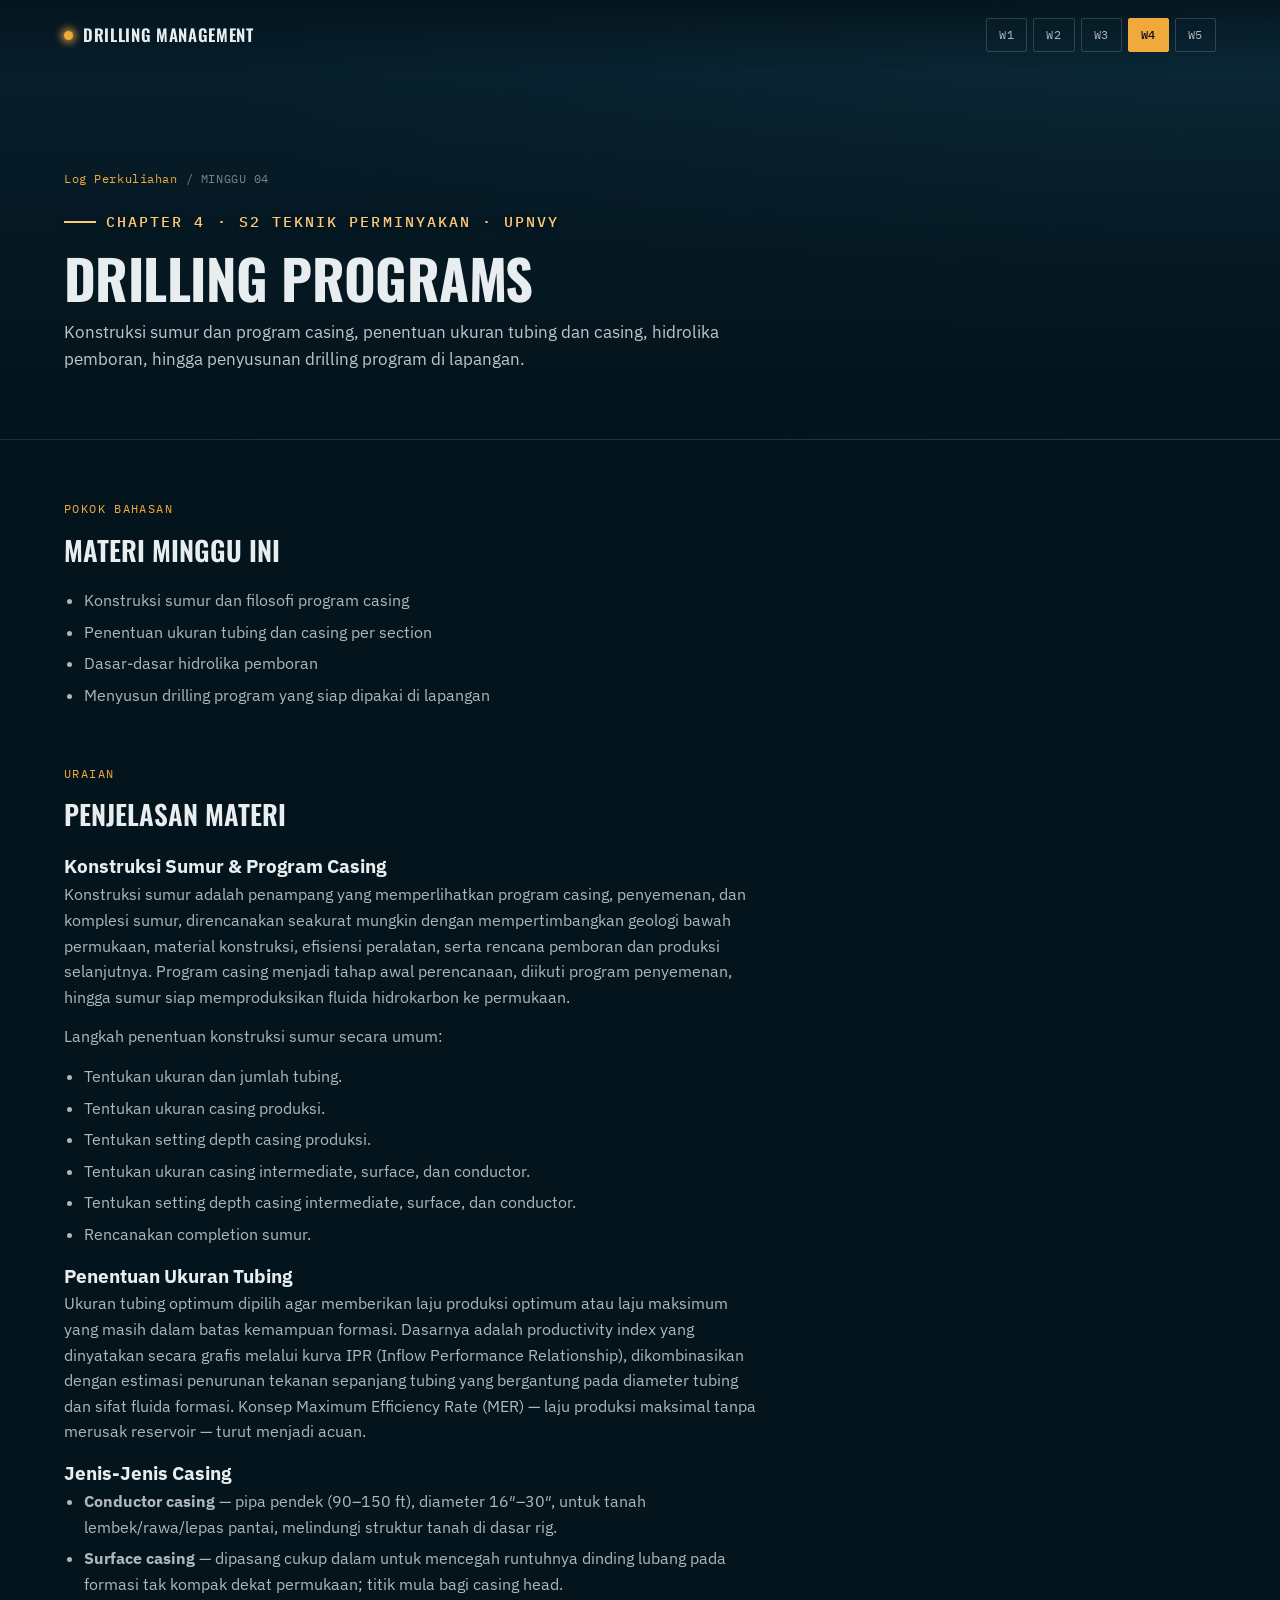
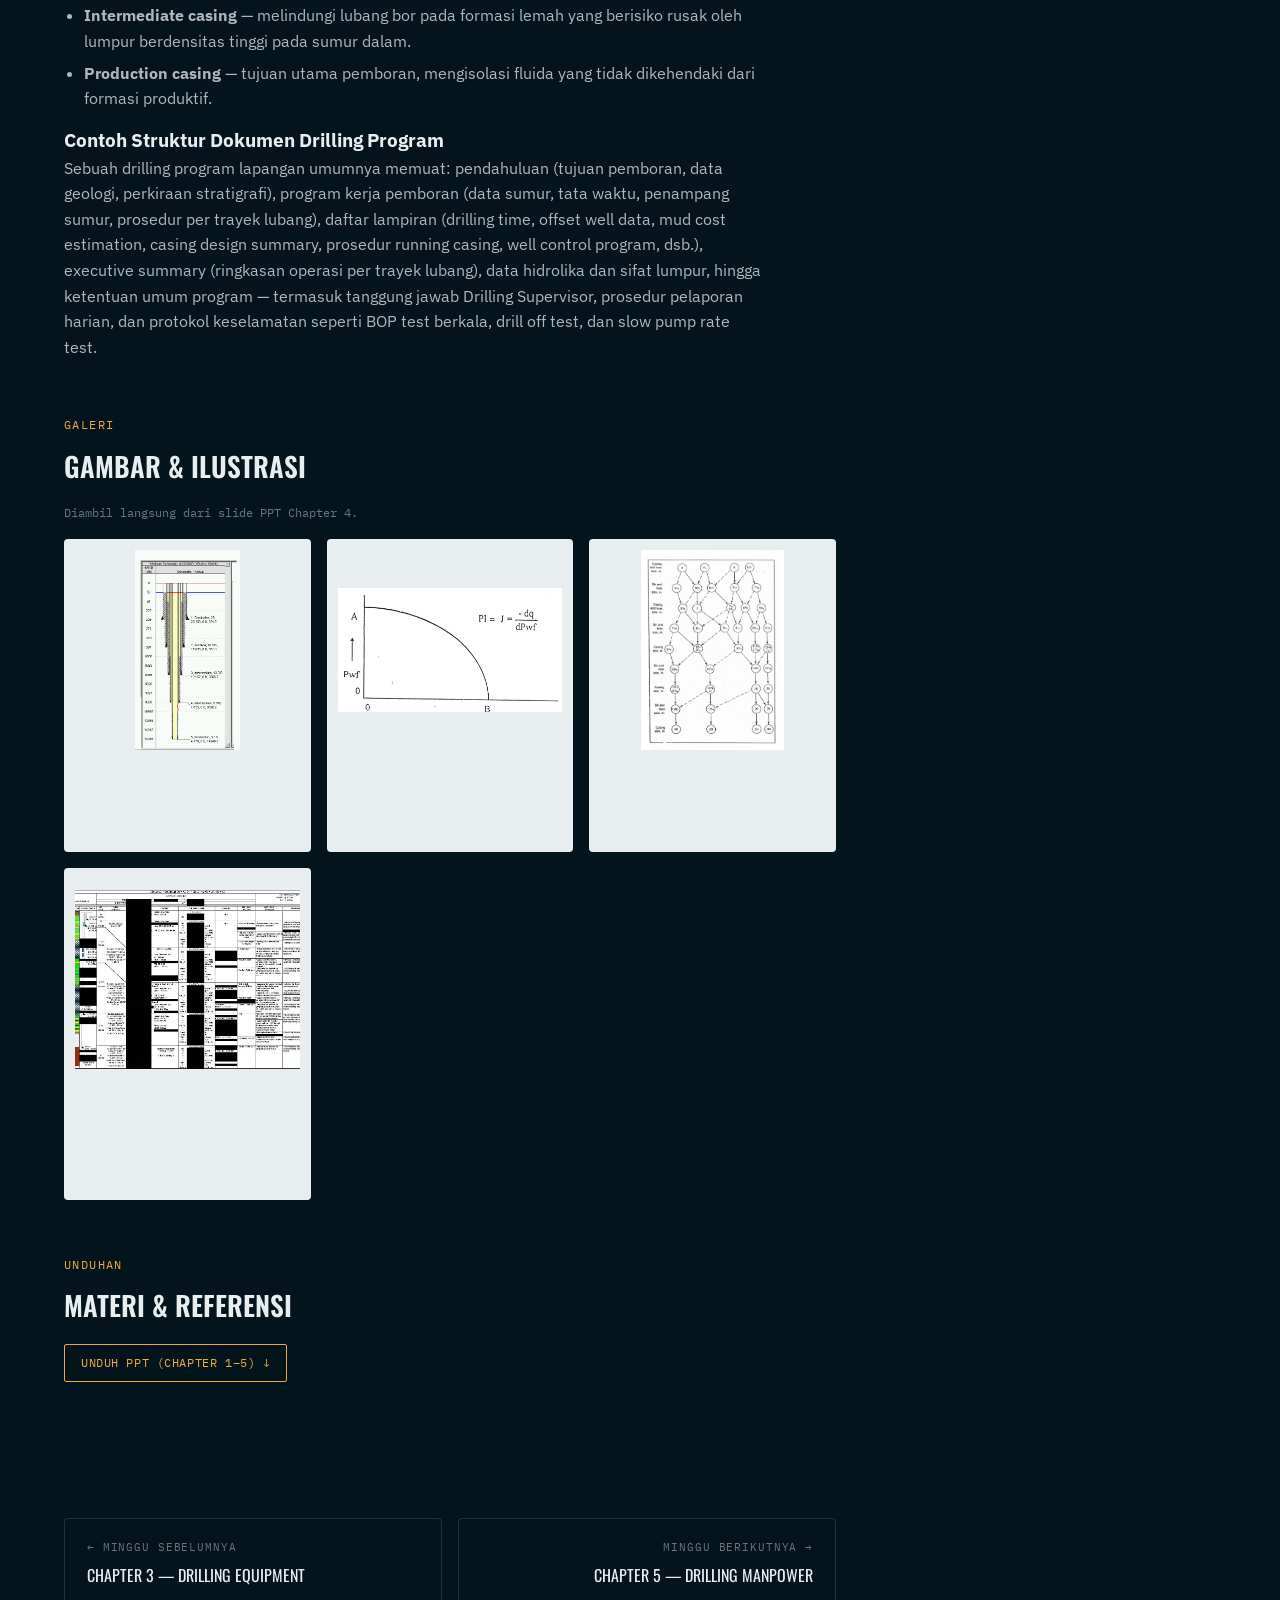
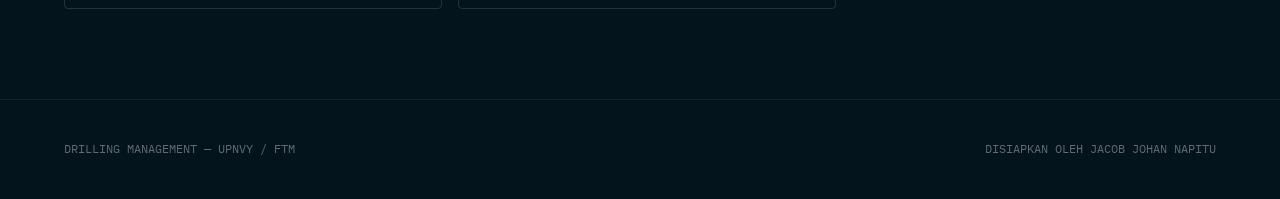
<file: week4.html>
<!DOCTYPE html>
<html lang="id">
<head>
<meta charset="UTF-8">
<meta name="viewport" content="width=device-width, initial-scale=1.0">
<title>Minggu 04 — Drilling Programs | Drilling Management UPNVY</title>
<link rel="stylesheet" href="styles.css">
<link rel="preconnect" href="https://fonts.googleapis.com">
<link href="https://fonts.googleapis.com/css2?family=Oswald:wght@400;500;600;700&family=IBM+Plex+Sans:wght@400;500;600&family=IBM+Plex+Mono:wght@400;500&display=swap" rel="stylesheet">
</head>
<body>

<header>
  <div class="brand"><a href="index.html"><span class="dot"></span>DRILLING MANAGEMENT</a></div>
  <nav class="weeks" id="weekNav">
    <a href="week1.html">W1</a>
    <a href="week2.html">W2</a>
    <a href="week3.html">W3</a>
    <a href="week4.html" class="active">W4</a>
    <a href="week5.html">W5</a>
  </nav>
</header>

<section class="page-hero">
  <div class="breadcrumb"><a href="index.html">Log Perkuliahan</a> / MINGGU 04</div>
  <div class="eyebrow">Chapter 4 · S2 Teknik Perminyakan · UPNVY</div>
  <h1>Drilling Programs</h1>
  <p class="hero-sub">Konstruksi sumur dan program casing, penentuan ukuran tubing dan casing, hidrolika pemboran, hingga penyusunan drilling program di lapangan.</p>
</section>

<section class="content">

  <div class="content-block">
    <div class="section-label">Pokok Bahasan</div>
    <h2>Materi Minggu Ini</h2>
    <ul>
      <li>Konstruksi sumur dan filosofi program casing</li>
      <li>Penentuan ukuran tubing dan casing per section</li>
      <li>Dasar-dasar hidrolika pemboran</li>
      <li>Menyusun drilling program yang siap dipakai di lapangan</li>
    </ul>
  </div>

  <div class="content-block">
    <div class="section-label">Uraian</div>
    <h2>Penjelasan Materi</h2>
    <h3>Konstruksi Sumur &amp; Program Casing</h3>
      <p>Konstruksi sumur adalah penampang yang memperlihatkan program casing, penyemenan, dan komplesi sumur, direncanakan seakurat mungkin dengan mempertimbangkan geologi bawah permukaan, material konstruksi, efisiensi peralatan, serta rencana pemboran dan produksi selanjutnya. Program casing menjadi tahap awal perencanaan, diikuti program penyemenan, hingga sumur siap memproduksikan fluida hidrokarbon ke permukaan.</p>
      <p>Langkah penentuan konstruksi sumur secara umum:</p>
      <ul>
        <li>Tentukan ukuran dan jumlah tubing.</li>
        <li>Tentukan ukuran casing produksi.</li>
        <li>Tentukan setting depth casing produksi.</li>
        <li>Tentukan ukuran casing intermediate, surface, dan conductor.</li>
        <li>Tentukan setting depth casing intermediate, surface, dan conductor.</li>
        <li>Rencanakan completion sumur.</li>
      </ul>

      <h3>Penentuan Ukuran Tubing</h3>
      <p>Ukuran tubing optimum dipilih agar memberikan laju produksi optimum atau laju maksimum yang masih dalam batas kemampuan formasi. Dasarnya adalah productivity index yang dinyatakan secara grafis melalui kurva IPR (Inflow Performance Relationship), dikombinasikan dengan estimasi penurunan tekanan sepanjang tubing yang bergantung pada diameter tubing dan sifat fluida formasi. Konsep Maximum Efficiency Rate (MER) &mdash; laju produksi maksimal tanpa merusak reservoir &mdash; turut menjadi acuan.</p>

      <h3>Jenis-Jenis Casing</h3>
      <ul>
        <li><strong>Conductor casing</strong> &mdash; pipa pendek (90&ndash;150 ft), diameter 16&Prime;&ndash;30&Prime;, untuk tanah lembek/rawa/lepas pantai, melindungi struktur tanah di dasar rig.</li>
        <li><strong>Surface casing</strong> &mdash; dipasang cukup dalam untuk mencegah runtuhnya dinding lubang pada formasi tak kompak dekat permukaan; titik mula bagi casing head.</li>
        <li><strong>Intermediate casing</strong> &mdash; melindungi lubang bor pada formasi lemah yang berisiko rusak oleh lumpur berdensitas tinggi pada sumur dalam.</li>
        <li><strong>Production casing</strong> &mdash; tujuan utama pemboran, mengisolasi fluida yang tidak dikehendaki dari formasi produktif.</li>
      </ul>

      <h3>Contoh Struktur Dokumen Drilling Program</h3>
      <p>Sebuah drilling program lapangan umumnya memuat: pendahuluan (tujuan pemboran, data geologi, perkiraan stratigrafi), program kerja pemboran (data sumur, tata waktu, penampang sumur, prosedur per trayek lubang), daftar lampiran (drilling time, offset well data, mud cost estimation, casing design summary, prosedur running casing, well control program, dsb.), executive summary (ringkasan operasi per trayek lubang), data hidrolika dan sifat lumpur, hingga ketentuan umum program &mdash; termasuk tanggung jawab Drilling Supervisor, prosedur pelaporan harian, dan protokol keselamatan seperti BOP test berkala, drill off test, dan slow pump rate test.</p>
    </div>
  <div class="content-block">
    <div class="section-label">Galeri</div>
    <h2>Gambar &amp; Ilustrasi</h2>
    <p style="font-family:var(--font-mono);font-size:0.72rem;color:rgba(232,238,239,0.45);margin-bottom:16px;">Diambil langsung dari slide PPT Chapter 4.</p>
    <div class="gallery">
      <figure>
        <img src="images/week4-wellbore-schematic.png" alt="Contoh wellbore schematic — rangkaian conductor, surface, intermediate, dan production casing pada sebuah sumur." loading="lazy">
        <figcaption>Contoh wellbore schematic — rangkaian conductor, surface, intermediate, dan production casing pada sebuah sumur.</figcaption>
      </figure>
      <figure>
        <img src="images/week4-kurva-ipr.jpeg" alt="Kurva Inflow Performance Relationship (IPR) untuk menentukan ukuran tubing optimum." loading="lazy">
        <figcaption>Kurva Inflow Performance Relationship (IPR) untuk menentukan ukuran tubing optimum.</figcaption>
      </figure>
      <figure>
        <img src="images/week4-bit-casing-size.jpeg" alt="Bagan hubungan ukuran bit dan casing bertahap dari trayek awal hingga trayek akhir." loading="lazy">
        <figcaption>Bagan hubungan ukuran bit dan casing bertahap dari trayek awal hingga trayek akhir.</figcaption>
      </figure>
      <figure>
        <img src="images/week4-drilling-program-summary.jpeg" alt="Contoh Drilling Program Summary sebuah sumur, memuat casing depth, program semen, program lumpur, dan potensi hazard tiap trayek." loading="lazy">
        <figcaption>Contoh Drilling Program Summary sebuah sumur, memuat casing depth, program semen, program lumpur, dan potensi hazard tiap trayek.</figcaption>
      </figure>
    </div>
  </div>

  <div class="content-block">
    <div class="section-label">Unduhan</div>
    <h2>Materi &amp; Referensi</h2>
    <!-- File PPT sumber (mencakup Chapter 1-5). Jika nanti dipecah per-minggu, ganti href ke file masing-masing -->
    <div class="downloads">
      <a class="ppt-btn" href="DRILLING_MANAGEMENT_Section-1.ppt">UNDUH PPT (CHAPTER 1&ndash;5) &#8595;</a>
    </div>
  </div>

</section>

<div class="page-nav">
  <a href="week3.html" class="prev">
    <div class="dir">← MINGGU SEBELUMNYA</div>
    <div class="ttl">Chapter 3 — Drilling Equipment</div>
  </a>
  <a href="week5.html" class="next">
    <div class="dir">MINGGU BERIKUTNYA →</div>
    <div class="ttl">Chapter 5 — Drilling Manpower</div>
  </a>
</div>

<footer>
  <div>DRILLING MANAGEMENT — UPNVY / FTM</div>
  <div>DISIAPKAN OLEH JACOB JOHAN NAPITU</div>
</footer>

</body>
</html>
</file>
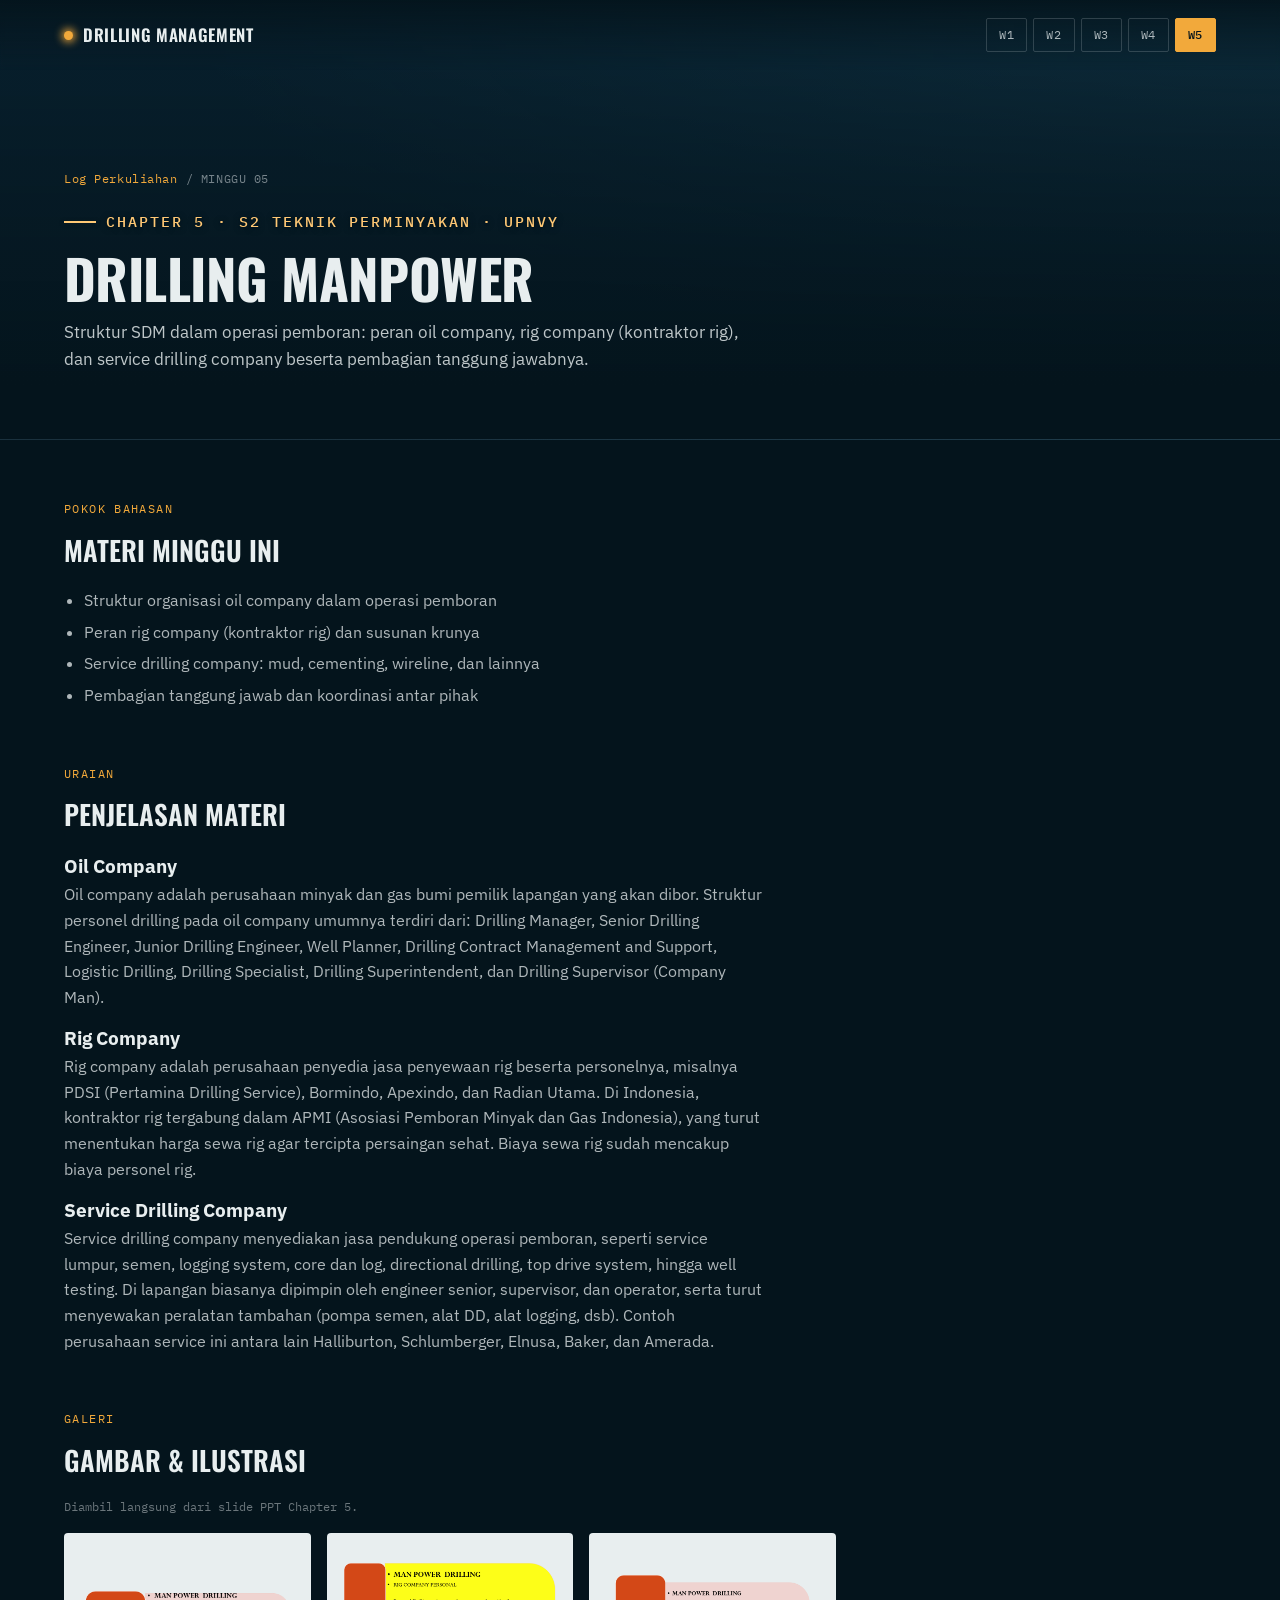
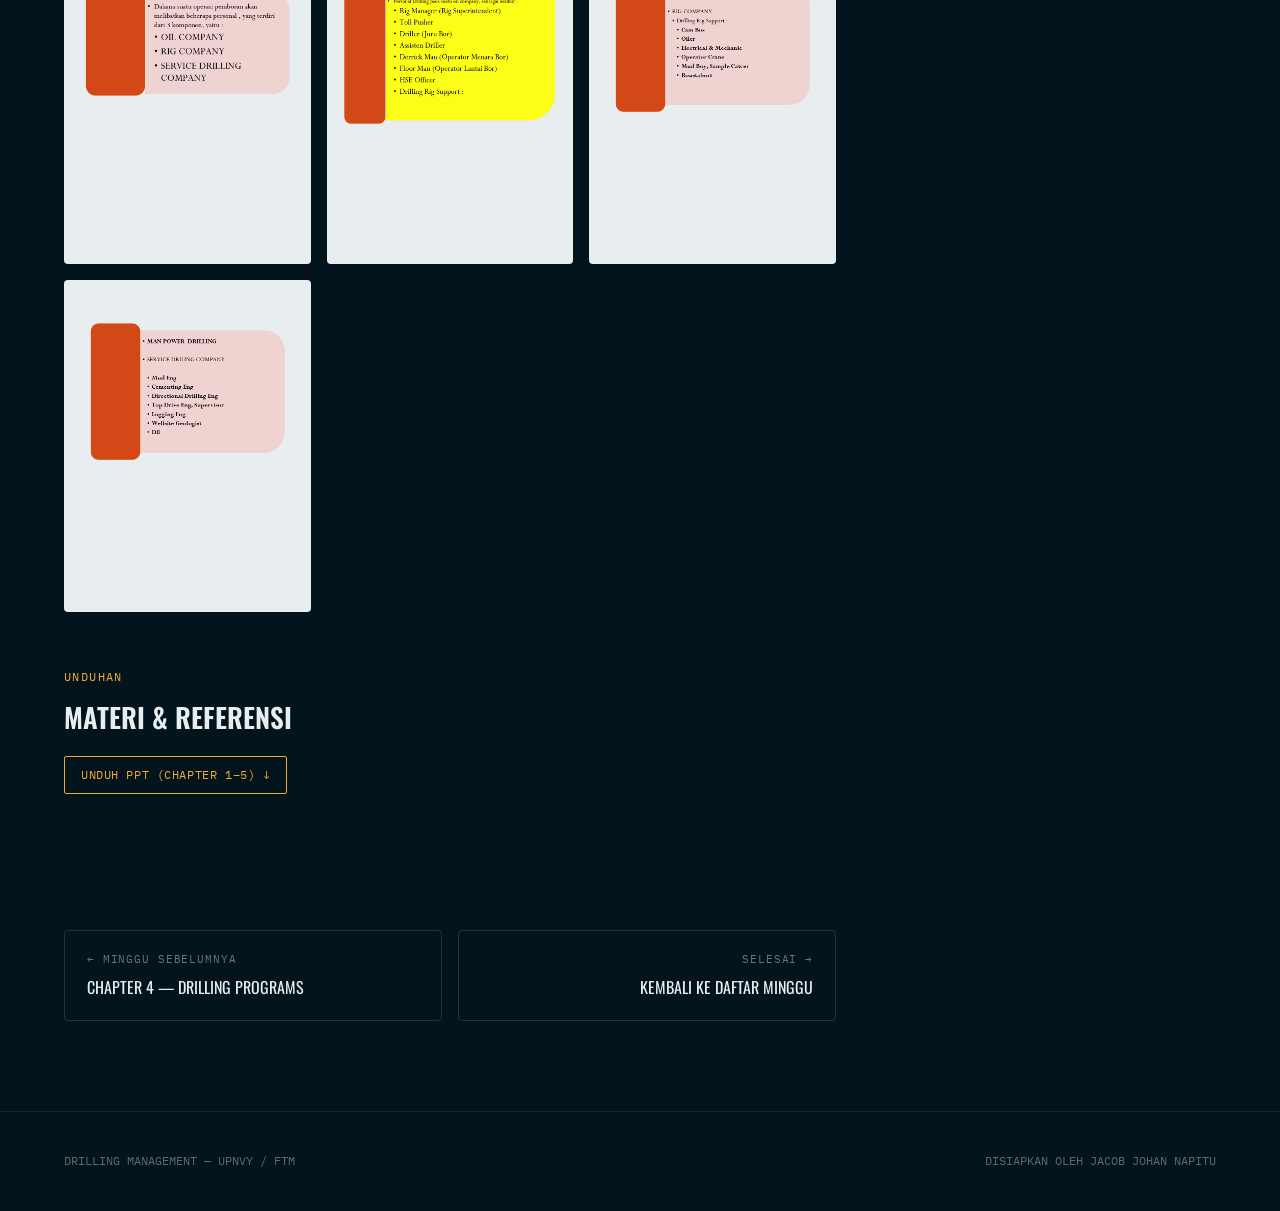
<file: week5.html>
<!DOCTYPE html>
<html lang="id">
<head>
<meta charset="UTF-8">
<meta name="viewport" content="width=device-width, initial-scale=1.0">
<title>Minggu 05 — Drilling Manpower | Drilling Management UPNVY</title>
<link rel="stylesheet" href="styles.css">
<link rel="preconnect" href="https://fonts.googleapis.com">
<link href="https://fonts.googleapis.com/css2?family=Oswald:wght@400;500;600;700&family=IBM+Plex+Sans:wght@400;500;600&family=IBM+Plex+Mono:wght@400;500&display=swap" rel="stylesheet">
</head>
<body>

<header>
  <div class="brand"><a href="index.html"><span class="dot"></span>DRILLING MANAGEMENT</a></div>
  <nav class="weeks" id="weekNav">
    <a href="week1.html">W1</a>
    <a href="week2.html">W2</a>
    <a href="week3.html">W3</a>
    <a href="week4.html">W4</a>
    <a href="week5.html" class="active">W5</a>
  </nav>
</header>

<section class="page-hero">
  <div class="breadcrumb"><a href="index.html">Log Perkuliahan</a> / MINGGU 05</div>
  <div class="eyebrow">Chapter 5 · S2 Teknik Perminyakan · UPNVY</div>
  <h1>Drilling Manpower</h1>
  <p class="hero-sub">Struktur SDM dalam operasi pemboran: peran oil company, rig company (kontraktor rig), dan service drilling company beserta pembagian tanggung jawabnya.</p>
</section>

<section class="content">

  <div class="content-block">
    <div class="section-label">Pokok Bahasan</div>
    <h2>Materi Minggu Ini</h2>
    <ul>
      <li>Struktur organisasi oil company dalam operasi pemboran</li>
      <li>Peran rig company (kontraktor rig) dan susunan krunya</li>
      <li>Service drilling company: mud, cementing, wireline, dan lainnya</li>
      <li>Pembagian tanggung jawab dan koordinasi antar pihak</li>
    </ul>
  </div>

  <div class="content-block">
    <div class="section-label">Uraian</div>
    <h2>Penjelasan Materi</h2>
    <h3>Oil Company</h3>
      <p>Oil company adalah perusahaan minyak dan gas bumi pemilik lapangan yang akan dibor. Struktur personel drilling pada oil company umumnya terdiri dari: Drilling Manager, Senior Drilling Engineer, Junior Drilling Engineer, Well Planner, Drilling Contract Management and Support, Logistic Drilling, Drilling Specialist, Drilling Superintendent, dan Drilling Supervisor (Company Man).</p>

      <h3>Rig Company</h3>
      <p>Rig company adalah perusahaan penyedia jasa penyewaan rig beserta personelnya, misalnya PDSI (Pertamina Drilling Service), Bormindo, Apexindo, dan Radian Utama. Di Indonesia, kontraktor rig tergabung dalam APMI (Asosiasi Pemboran Minyak dan Gas Indonesia), yang turut menentukan harga sewa rig agar tercipta persaingan sehat. Biaya sewa rig sudah mencakup biaya personel rig.</p>

      <h3>Service Drilling Company</h3>
      <p>Service drilling company menyediakan jasa pendukung operasi pemboran, seperti service lumpur, semen, logging system, core dan log, directional drilling, top drive system, hingga well testing. Di lapangan biasanya dipimpin oleh engineer senior, supervisor, dan operator, serta turut menyewakan peralatan tambahan (pompa semen, alat DD, alat logging, dsb). Contoh perusahaan service ini antara lain Halliburton, Schlumberger, Elnusa, Baker, dan Amerada.</p>
    </div>
  <div class="content-block">
    <div class="section-label">Galeri</div>
    <h2>Gambar &amp; Ilustrasi</h2>
    <p style="font-family:var(--font-mono);font-size:0.72rem;color:rgba(232,238,239,0.45);margin-bottom:16px;">Diambil langsung dari slide PPT Chapter 5.</p>
    <div class="gallery">
      <figure>
        <img src="images/week5-komponen-manpower.png" alt="Tiga komponen utama SDM dalam operasi pemboran: oil company, rig company, dan service drilling company." loading="lazy">
        <figcaption>Tiga komponen utama SDM dalam operasi pemboran: oil company, rig company, dan service drilling company.</figcaption>
      </figure>
      <figure>
        <img src="images/week5-rig-company-management.png" alt="Struktur personel manajemen rig company: Rig Manager, Toll Pusher, Driller, hingga HSE Officer." loading="lazy">
        <figcaption>Struktur personel manajemen rig company: Rig Manager, Toll Pusher, Driller, hingga HSE Officer.</figcaption>
      </figure>
      <figure>
        <img src="images/week5-rig-company-support.png" alt="Personel pendukung (drilling rig support) rig company: Cam Bos, Oiler, Electrical & Mechanic, Operator Crane, dan lainnya." loading="lazy">
        <figcaption>Personel pendukung (drilling rig support) rig company: Cam Bos, Oiler, Electrical & Mechanic, Operator Crane, dan lainnya.</figcaption>
      </figure>
      <figure>
        <img src="images/week5-service-drilling-company.png" alt="Personel service drilling company: Mud Engineer, Cementing Engineer, Directional Drilling Engineer, hingga Wellsite Geologist." loading="lazy">
        <figcaption>Personel service drilling company: Mud Engineer, Cementing Engineer, Directional Drilling Engineer, hingga Wellsite Geologist.</figcaption>
      </figure>
    </div>
  </div>

  <div class="content-block">
    <div class="section-label">Unduhan</div>
    <h2>Materi &amp; Referensi</h2>
    <!-- File PPT sumber (mencakup Chapter 1-5). Jika nanti dipecah per-minggu, ganti href ke file masing-masing -->
    <div class="downloads">
      <a class="ppt-btn" href="DRILLING_MANAGEMENT_Section-1.ppt">UNDUH PPT (CHAPTER 1&ndash;5) &#8595;</a>
    </div>
  </div>

</section>

<div class="page-nav">
  <a href="week4.html" class="prev">
    <div class="dir">← MINGGU SEBELUMNYA</div>
    <div class="ttl">Chapter 4 — Drilling Programs</div>
  </a>
  <a href="index.html" class="next">
    <div class="dir">SELESAI →</div>
    <div class="ttl">Kembali ke Daftar Minggu</div>
  </a>
</div>

<footer>
  <div>DRILLING MANAGEMENT — UPNVY / FTM</div>
  <div>DISIAPKAN OLEH JACOB JOHAN NAPITU</div>
</footer>

</body>
</html>
</file>
<file: styles.css>
/* ============================================================
   DRILLING MANAGEMENT — Shared Stylesheet
   Dipakai oleh index.html dan semua week*.html
   ============================================================ */

:root{
  --abyss:#04141C;
  --deep:#0B2A3D;
  --steel:#1D4E5F;
  --foam:#E8EEEF;
  --amber:#F2A93B;
  --rust:#C1502E;
  --font-display:'Oswald', sans-serif;
  --font-body:'IBM Plex Sans', sans-serif;
  --font-mono:'IBM Plex Mono', monospace;
}

*{margin:0;padding:0;box-sizing:border-box;}
html{scroll-behavior:smooth;}
body{
  background:var(--abyss);
  color:var(--foam);
  font-family:var(--font-body);
  line-height:1.6;
}
a{color:inherit;text-decoration:none;}
img{max-width:100%;display:block;}

/* ===== NAV ===== */
header{
  position:fixed;top:0;left:0;right:0;z-index:100;
  display:flex;align-items:center;justify-content:space-between;
  padding:18px 5vw;
  background:linear-gradient(180deg, rgba(4,20,28,0.92), rgba(4,20,28,0));
  backdrop-filter:blur(2px);
  gap:16px;flex-wrap:wrap;
}
.brand{
  font-family:var(--font-display);
  font-weight:600;
  letter-spacing:0.04em;
  font-size:1.05rem;
  display:flex;align-items:center;gap:10px;
}
.brand a{display:flex;align-items:center;gap:10px;}
.brand .dot{
  width:9px;height:9px;border-radius:50%;
  background:var(--amber);
  box-shadow:0 0 8px 2px var(--amber);
  animation:pulse-dot 2.4s ease-in-out infinite;
}
nav.weeks{display:flex;gap:6px;flex-wrap:wrap;}
nav.weeks a{
  position:relative;
  font-family:var(--font-mono);
  font-size:0.72rem;
  letter-spacing:0.05em;
  padding:7px 12px;
  border:1px solid rgba(232,238,239,0.18);
  border-radius:2px;
  color:rgba(232,238,239,0.75);
  transition:all .2s ease;
}
nav.weeks a:hover{
  border-color:var(--amber);
  color:var(--amber);
  background:rgba(242,169,59,0.08);
}
nav.weeks a.active{
  border-color:var(--amber);
  color:var(--abyss);
  background:var(--amber);
  font-weight:500;
}

@keyframes pulse-dot{
  0%,100%{opacity:.35;transform:scale(0.85);}
  50%{opacity:1;transform:scale(1.15);}
}

/* ===== HERO (index) ===== */
.hero{
  position:relative;
  height:100vh;
  min-height:640px;
  display:flex;
  flex-direction:column;
  justify-content:flex-end;
  overflow:hidden;
}
.hero-photo{
  position:absolute;inset:0;
  background-image:
    linear-gradient(180deg, rgba(4,20,28,0.45) 0%, rgba(4,20,28,0.25) 45%, rgba(4,20,28,0.92) 100%),
    url('https://images.unsplash.com/photo-1690508313456-bf8c851e8319?fm=jpg&q=80&w=2400&auto=format&fit=crop');
  background-size:cover;
  background-position:center 62%;
  filter:saturate(0.9) contrast(1.05);
}
.hero-content{
  position:relative;z-index:2;
  padding:0 5vw 92px;
  max-width:820px;
}
.eyebrow{
  font-family:var(--font-mono);
  font-weight:500;
  font-size:0.92rem;
  letter-spacing:0.14em;
  color:#FFC875;
  text-shadow:0 1px 6px rgba(4,20,28,0.9), 0 1px 2px rgba(4,20,28,1);
  text-transform:uppercase;
  margin-bottom:20px;
  display:flex;align-items:center;gap:10px;
}
.eyebrow::before{content:'';width:32px;height:2px;background:#FFC875;box-shadow:0 1px 4px rgba(4,20,28,0.9);}
h1{
  font-family:var(--font-display);
  font-weight:700;
  font-size:clamp(2.4rem, 6vw, 4.6rem);
  line-height:1.02;
  letter-spacing:-0.01em;
  text-transform:uppercase;
  margin-bottom:20px;
}
h1 span{color:var(--amber);}
.hero-sub{
  font-size:1.05rem;
  color:rgba(232,238,239,0.82);
  max-width:560px;
  margin-bottom:6px;
}
.hero-meta{
  margin-top:28px;
  font-family:var(--font-mono);
  font-size:0.76rem;
  color:rgba(232,238,239,0.6);
  letter-spacing:0.03em;
}

/* ===== ANIMATED WAVES ===== */
.wave-wrap{
  position:absolute;bottom:0;left:0;width:100%;height:110px;
  z-index:1;overflow:hidden;
}
.wave-layer{
  position:absolute;left:0;width:100%;height:100%;
  background-repeat:repeat-x;
  background-size:800px 100%;
}
.wave-1{
  bottom:0;
  background-image:url("data:image/svg+xml,%3Csvg xmlns='http://www.w3.org/2000/svg' viewBox='0 0 800 110'%3E%3Cpath d='M0,55 C100,20 200,90 400,55 C600,20 700,90 800,55 L800,110 L0,110 Z' fill='%230B2A3D'/%3E%3C/svg%3E");
  opacity:0.88;
  animation:wave-scroll-l 16s linear infinite;
}
.wave-2{
  bottom:-14px;
  background-image:url("data:image/svg+xml,%3Csvg xmlns='http://www.w3.org/2000/svg' viewBox='0 0 800 90' %3E%3Cpath d='M0,45 C120,15 220,75 400,45 C580,15 680,75 800,45 L800,90 L0,90 Z' fill='%2304141C'/%3E%3C/svg%3E");
  opacity:0.95;
  animation:wave-scroll-r 24s linear infinite;
}
@keyframes wave-scroll-l{
  from{background-position-x:0;}
  to{background-position-x:-800px;}
}
@keyframes wave-scroll-r{
  from{background-position-x:0;}
  to{background-position-x:800px;}
}

/* ===== SECTION: INTRO ===== */
.intro{
  padding:90px 5vw 60px;
  max-width:900px;
  border-bottom:1px solid rgba(232,238,239,0.08);
}
.section-label{
  font-family:var(--font-mono);
  font-size:0.72rem;
  letter-spacing:0.12em;
  color:var(--amber);
  text-transform:uppercase;
  margin-bottom:14px;
}
.intro h2{
  font-family:var(--font-display);
  font-size:clamp(1.6rem,3vw,2.2rem);
  text-transform:uppercase;
  margin-bottom:18px;
  font-weight:600;
}
.intro p{color:rgba(232,238,239,0.75);max-width:680px;}
.lecturer{
  margin-top:26px;
  font-family:var(--font-mono);
  font-size:0.8rem;
  color:rgba(232,238,239,0.6);
}

/* ===== WEEK MENU (index) ===== */
.log{
  padding:60px 5vw 100px;
}
.log-header{
  display:flex;justify-content:space-between;align-items:baseline;
  margin-bottom:36px;flex-wrap:wrap;gap:10px;
}
.log-header h2{
  font-family:var(--font-display);
  font-size:clamp(1.6rem,3vw,2.2rem);
  text-transform:uppercase;
}
.entry{
  display:grid;
  grid-template-columns:110px 1fr auto;
  gap:28px;
  align-items:start;
  padding:28px 0;
  border-top:1px solid rgba(232,238,239,0.1);
  transition:background .2s ease;
}
.entry:hover{background:rgba(29,78,95,0.12);}
.entry:last-child{border-bottom:1px solid rgba(232,238,239,0.1);}
.entry-week{
  font-family:var(--font-mono);
  font-size:0.85rem;
  color:var(--amber);
  letter-spacing:0.05em;
  padding-top:4px;
}
.entry-week small{
  display:block;
  color:rgba(232,238,239,0.45);
  font-size:0.68rem;
  margin-top:4px;
}
.entry-body h3{
  font-family:var(--font-display);
  font-weight:500;
  font-size:1.25rem;
  text-transform:uppercase;
  margin-bottom:8px;
  letter-spacing:0.01em;
}
.entry-body p{
  color:rgba(232,238,239,0.65);
  font-size:0.92rem;
  max-width:560px;
}
.entry-action{
  display:flex;align-items:center;padding-top:4px;
}
.ppt-btn, .open-btn{
  font-family:var(--font-mono);
  font-size:0.72rem;
  letter-spacing:0.05em;
  padding:9px 16px;
  border:1px solid var(--amber);
  color:var(--amber);
  border-radius:2px;
  white-space:nowrap;
  transition:all .2s ease;
  display:inline-block;
}
.ppt-btn:hover, .open-btn:hover{background:var(--amber);color:var(--abyss);}

/* ===== WEEK PAGE ===== */
.page-hero{
  position:relative;
  padding:170px 5vw 60px;
  border-bottom:1px solid rgba(232,238,239,0.08);
  background:
    linear-gradient(180deg, rgba(11,42,61,0.55), rgba(4,20,28,1) 88%),
    radial-gradient(ellipse at top right, rgba(29,78,95,0.5), transparent 60%);
}
.breadcrumb{
  font-family:var(--font-mono);
  font-size:0.72rem;
  letter-spacing:0.05em;
  color:rgba(232,238,239,0.5);
  margin-bottom:22px;
  display:flex;align-items:center;gap:8px;
}
.breadcrumb a{color:var(--amber);}
.breadcrumb a:hover{text-decoration:underline;}
.page-hero .eyebrow{margin-bottom:16px;}
.page-hero h1{font-size:clamp(2rem,5vw,3.4rem);margin-bottom:14px;}
.page-hero .hero-sub{max-width:680px;}

.content{
  padding:60px 5vw 40px;
  max-width:900px;
}
.content-block{
  margin-bottom:56px;
}
.content-block .section-label{margin-bottom:10px;}
.content-block h2{
  font-family:var(--font-display);
  font-size:clamp(1.3rem,2.4vw,1.7rem);
  text-transform:uppercase;
  font-weight:600;
  margin-bottom:16px;
}
.content-block p{
  color:rgba(232,238,239,0.75);
  max-width:700px;
  margin-bottom:14px;
}
.content-block ul{
  color:rgba(232,238,239,0.75);
  max-width:700px;
  padding-left:20px;
  margin-bottom:14px;
}
.content-block li{margin-bottom:6px;}

/* Placeholder box: menandai tempat konten tambahan (teks, gambar, video) akan diisi */
.placeholder{
  border:1px dashed rgba(242,169,59,0.4);
  border-radius:4px;
  padding:26px 22px;
  background:rgba(242,169,59,0.04);
  color:rgba(232,238,239,0.55);
  font-family:var(--font-mono);
  font-size:0.8rem;
  line-height:1.7;
}
.placeholder strong{color:var(--amber);font-weight:500;}

.gallery{
  display:grid;
  grid-template-columns:repeat(auto-fill, minmax(220px, 1fr));
  gap:16px;
}
.gallery figure{
  border:1px solid rgba(232,238,239,0.1);
  border-radius:4px;
  overflow:hidden;
  background:var(--foam);
}
.gallery img{width:100%;height:220px;object-fit:contain;display:block;padding:10px;box-sizing:border-box;background:var(--foam);}
.gallery figcaption{
  padding:10px 12px;
  font-family:var(--font-mono);
  font-size:0.7rem;
  color:rgba(232,238,239,0.55);
}

.video-frame{
  position:relative;width:100%;padding-top:56.25%;
  border:1px solid rgba(232,238,239,0.1);border-radius:4px;overflow:hidden;
  background:rgba(232,238,239,0.03);
}
.video-frame iframe{
  position:absolute;inset:0;width:100%;height:100%;border:0;
}

.downloads{display:flex;gap:14px;flex-wrap:wrap;}

/* ===== PAGE NAV (prev/next) ===== */
.page-nav{
  display:flex;justify-content:space-between;align-items:stretch;
  gap:16px;flex-wrap:wrap;
  padding:40px 5vw 90px;
  max-width:900px;
}
.page-nav a{
  flex:1;min-width:220px;
  border:1px solid rgba(232,238,239,0.14);
  border-radius:4px;
  padding:20px 22px;
  transition:all .2s ease;
}
.page-nav a:hover{border-color:var(--amber);background:rgba(242,169,59,0.06);}
.page-nav .dir{
  font-family:var(--font-mono);
  font-size:0.68rem;
  letter-spacing:0.08em;
  color:rgba(232,238,239,0.45);
  margin-bottom:6px;
}
.page-nav .ttl{
  font-family:var(--font-display);
  font-size:1rem;
  text-transform:uppercase;
  color:var(--foam);
}
.page-nav .next{text-align:right;}

/* ===== FOOTER ===== */
footer{
  padding:40px 5vw;
  border-top:1px solid rgba(232,238,239,0.08);
  font-family:var(--font-mono);
  font-size:0.72rem;
  color:rgba(232,238,239,0.4);
  display:flex;justify-content:space-between;flex-wrap:wrap;gap:10px;
}

@media (max-width:720px){
  .entry{grid-template-columns:1fr;gap:10px;}
  .entry-action{justify-content:flex-start;}
  nav.weeks{display:none;}
  .page-nav .next{text-align:left;}
}

@media (prefers-reduced-motion: reduce){
  .wave-1,.wave-2,.brand .dot{animation:none !important;}
}
</file>
